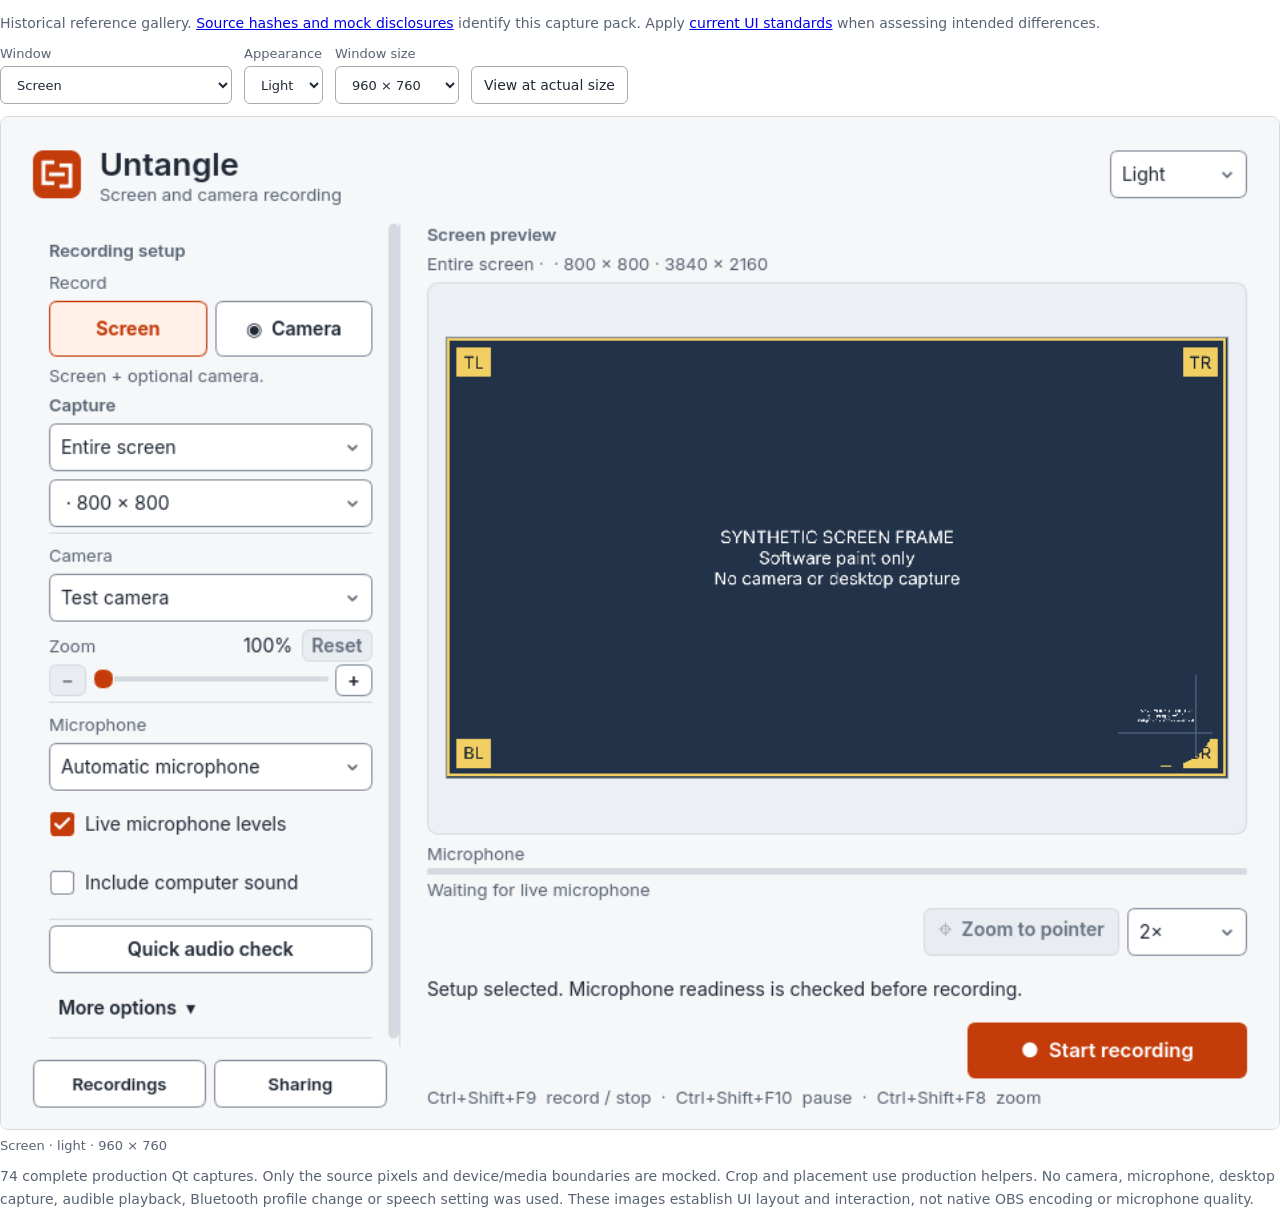
<file: docs/ui-baselines/index.html>
<!doctype html><html lang="en"><meta charset="utf-8"><meta name="viewport" content="width=device-width,initial-scale=1"><title>Untangle actual Qt interface</title><style>
body{margin:0;color:var(--foreground,#202936);font:14px var(--font-sans,system-ui)}.controls{display:flex;flex-wrap:wrap;gap:12px;align-items:end;margin-bottom:12px}label{display:grid;gap:5px;font-size:13px;color:var(--muted-foreground,#586373)}select,button{font:inherit;padding:8px 12px;min-height:38px;border:1px solid var(--border,#aaa);border-radius:6px;background:var(--card,#fff);color:var(--foreground,#202936)}p{line-height:1.6;margin:12px 0;color:var(--muted-foreground,#586373)}figure{margin:0}figure[hidden]{display:none}img{display:block;width:100%;height:auto;border-radius:8px;border:1px solid var(--border,#d5dae1);box-sizing:border-box}figcaption{margin-top:8px;color:var(--muted-foreground,#586373);font-size:13px}button{cursor:pointer}figure.zoom{overflow:auto}figure.zoom img{width:auto;max-width:none}
</style><p>Historical reference gallery. <a href="manifest.json">Source hashes and mock disclosures</a> identify this capture pack. Apply <a href="../ui-standards.md">current UI standards</a> when assessing intended differences.</p><div class="controls"><label>Window<select id="scene"><option value="screen">Screen</option><option value="camera">Camera</option><option value="library-populated">Recordings</option><option value="library-empty">Empty library</option><option value="audio-silence">Audio check</option><option value="advanced">More options</option><option value="expanded">Expanded camera</option><option value="recording">Recording</option><option value="paused">Paused</option><option value="saving">Saving</option><option value="error">Error</option><option value="canvas-landscape">Landscape 16:9</option><option value="canvas-portrait">Reels / Shorts 9:16</option><option value="canvas-square">Square 1:1</option><option value="canvas-portrait45">Portrait 4:5</option><option value="camera-zoom">Camera zoom 300%</option><option value="camera-zoom-plus">Camera + zoom 150%</option><option value="camera-zoom-minus">Camera − zoom 130%</option><option value="camera-reset">Camera reset 100%</option><option value="framing-fit">Portrait Fit</option><option value="framing-fill">Portrait Fill</option><option value="screen-after-portrait">Screen after portrait camera</option></select></label><label>Appearance<select id="theme"><option value="light">Light</option><option value="dark">Dark</option></select></label><label>Window size<select id="size"><option value="960x760">960 × 760</option><option value="1120x840">1120 × 840</option></select></label><button id="zoom" type="button" aria-pressed="false">View at actual size</button></div><figure data-scene="screen" data-theme="light" data-size="1120x840" hidden><img src="./screen-light-1120x840.png" alt="Actual Untangle Qt window: Screen, light, 1120 by 840"><figcaption>Screen · light · 1120 × 840</figcaption></figure><figure data-scene="screen" data-theme="dark" data-size="1120x840" hidden><img src="./screen-dark-1120x840.png" alt="Actual Untangle Qt window: Screen, dark, 1120 by 840"><figcaption>Screen · dark · 1120 × 840</figcaption></figure><figure data-scene="screen" data-theme="light" data-size="960x760" hidden><img src="./screen-light-960x760.png" alt="Actual Untangle Qt window: Screen, light, 960 by 760"><figcaption>Screen · light · 960 × 760</figcaption></figure><figure data-scene="screen" data-theme="dark" data-size="960x760" hidden><img src="./screen-dark-960x760.png" alt="Actual Untangle Qt window: Screen, dark, 960 by 760"><figcaption>Screen · dark · 960 × 760</figcaption></figure><figure data-scene="camera" data-theme="light" data-size="1120x840" hidden><img src="./camera-light-1120x840.png" alt="Actual Untangle Qt window: Camera, light, 1120 by 840"><figcaption>Camera · light · 1120 × 840</figcaption></figure><figure data-scene="camera" data-theme="dark" data-size="1120x840" hidden><img src="./camera-dark-1120x840.png" alt="Actual Untangle Qt window: Camera, dark, 1120 by 840"><figcaption>Camera · dark · 1120 × 840</figcaption></figure><figure data-scene="camera" data-theme="light" data-size="960x760" hidden><img src="./camera-light-960x760.png" alt="Actual Untangle Qt window: Camera, light, 960 by 760"><figcaption>Camera · light · 960 × 760</figcaption></figure><figure data-scene="camera" data-theme="dark" data-size="960x760" hidden><img src="./camera-dark-960x760.png" alt="Actual Untangle Qt window: Camera, dark, 960 by 760"><figcaption>Camera · dark · 960 × 760</figcaption></figure><figure data-scene="library-populated" data-theme="light" data-size="1120x840" hidden><img src="./library-populated-light-1120x840.png" alt="Actual Untangle Qt window: Recordings, light, 1120 by 840"><figcaption>Recordings · light · 1120 × 840</figcaption></figure><figure data-scene="library-populated" data-theme="dark" data-size="1120x840" hidden><img src="./library-populated-dark-1120x840.png" alt="Actual Untangle Qt window: Recordings, dark, 1120 by 840"><figcaption>Recordings · dark · 1120 × 840</figcaption></figure><figure data-scene="library-populated" data-theme="light" data-size="960x760" hidden><img src="./library-populated-light-960x760.png" alt="Actual Untangle Qt window: Recordings, light, 960 by 760"><figcaption>Recordings · light · 960 × 760</figcaption></figure><figure data-scene="library-populated" data-theme="dark" data-size="960x760" hidden><img src="./library-populated-dark-960x760.png" alt="Actual Untangle Qt window: Recordings, dark, 960 by 760"><figcaption>Recordings · dark · 960 × 760</figcaption></figure><figure data-scene="library-empty" data-theme="light" data-size="1120x840" hidden><img src="./library-empty-light-1120x840.png" alt="Actual Untangle Qt window: Empty library, light, 1120 by 840"><figcaption>Empty library · light · 1120 × 840</figcaption></figure><figure data-scene="library-empty" data-theme="dark" data-size="1120x840" hidden><img src="./library-empty-dark-1120x840.png" alt="Actual Untangle Qt window: Empty library, dark, 1120 by 840"><figcaption>Empty library · dark · 1120 × 840</figcaption></figure><figure data-scene="library-empty" data-theme="light" data-size="960x760" hidden><img src="./library-empty-light-960x760.png" alt="Actual Untangle Qt window: Empty library, light, 960 by 760"><figcaption>Empty library · light · 960 × 760</figcaption></figure><figure data-scene="library-empty" data-theme="dark" data-size="960x760" hidden><img src="./library-empty-dark-960x760.png" alt="Actual Untangle Qt window: Empty library, dark, 960 by 760"><figcaption>Empty library · dark · 960 × 760</figcaption></figure><figure data-scene="audio-silence" data-theme="light" data-size="960x760" hidden><img src="./audio-silence-light-960x760.png" alt="Actual Untangle Qt window: Audio check, light, 960 by 760"><figcaption>Audio check · light · 960 × 760</figcaption></figure><figure data-scene="audio-silence" data-theme="dark" data-size="960x760" hidden><img src="./audio-silence-dark-960x760.png" alt="Actual Untangle Qt window: Audio check, dark, 960 by 760"><figcaption>Audio check · dark · 960 × 760</figcaption></figure><figure data-scene="advanced" data-theme="light" data-size="960x760" hidden><img src="./advanced-light-960x760.png" alt="Actual Untangle Qt window: More options, light, 960 by 760"><figcaption>More options · light · 960 × 760</figcaption></figure><figure data-scene="advanced" data-theme="dark" data-size="960x760" hidden><img src="./advanced-dark-960x760.png" alt="Actual Untangle Qt window: More options, dark, 960 by 760"><figcaption>More options · dark · 960 × 760</figcaption></figure><figure data-scene="expanded" data-theme="light" data-size="960x760" hidden><img src="./expanded-light-960x760.png" alt="Actual Untangle Qt window: Expanded camera, light, 960 by 760"><figcaption>Expanded camera · light · 960 × 760</figcaption></figure><figure data-scene="expanded" data-theme="dark" data-size="960x760" hidden><img src="./expanded-dark-960x760.png" alt="Actual Untangle Qt window: Expanded camera, dark, 960 by 760"><figcaption>Expanded camera · dark · 960 × 760</figcaption></figure><figure data-scene="recording" data-theme="light" data-size="960x760" hidden><img src="./recording-light-960x760.png" alt="Actual Untangle Qt window: recording, light, 960 by 760"><figcaption>recording · light · 960 × 760</figcaption></figure><figure data-scene="recording" data-theme="dark" data-size="960x760" hidden><img src="./recording-dark-960x760.png" alt="Actual Untangle Qt window: recording, dark, 960 by 760"><figcaption>recording · dark · 960 × 760</figcaption></figure><figure data-scene="paused" data-theme="light" data-size="960x760" hidden><img src="./paused-light-960x760.png" alt="Actual Untangle Qt window: paused, light, 960 by 760"><figcaption>paused · light · 960 × 760</figcaption></figure><figure data-scene="paused" data-theme="dark" data-size="960x760" hidden><img src="./paused-dark-960x760.png" alt="Actual Untangle Qt window: paused, dark, 960 by 760"><figcaption>paused · dark · 960 × 760</figcaption></figure><figure data-scene="saving" data-theme="light" data-size="960x760" hidden><img src="./saving-light-960x760.png" alt="Actual Untangle Qt window: saving, light, 960 by 760"><figcaption>saving · light · 960 × 760</figcaption></figure><figure data-scene="saving" data-theme="dark" data-size="960x760" hidden><img src="./saving-dark-960x760.png" alt="Actual Untangle Qt window: saving, dark, 960 by 760"><figcaption>saving · dark · 960 × 760</figcaption></figure><figure data-scene="error" data-theme="light" data-size="960x760" hidden><img src="./error-light-960x760.png" alt="Actual Untangle Qt window: error, light, 960 by 760"><figcaption>error · light · 960 × 760</figcaption></figure><figure data-scene="error" data-theme="dark" data-size="960x760" hidden><img src="./error-dark-960x760.png" alt="Actual Untangle Qt window: error, dark, 960 by 760"><figcaption>error · dark · 960 × 760</figcaption></figure><figure data-scene="canvas-landscape" data-theme="light" data-size="960x760" hidden><img src="./canvas-landscape-light-960x760.png" alt="Actual Untangle Qt window: Landscape 16:9, light, 960 by 760"><figcaption>Landscape 16:9 · light · 960 × 760</figcaption></figure><figure data-scene="canvas-landscape" data-theme="dark" data-size="960x760" hidden><img src="./canvas-landscape-dark-960x760.png" alt="Actual Untangle Qt window: Landscape 16:9, dark, 960 by 760"><figcaption>Landscape 16:9 · dark · 960 × 760</figcaption></figure><figure data-scene="canvas-landscape" data-theme="light" data-size="1120x840" hidden><img src="./canvas-landscape-light-1120x840.png" alt="Actual Untangle Qt window: Landscape 16:9, light, 1120 by 840"><figcaption>Landscape 16:9 · light · 1120 × 840</figcaption></figure><figure data-scene="canvas-landscape" data-theme="dark" data-size="1120x840" hidden><img src="./canvas-landscape-dark-1120x840.png" alt="Actual Untangle Qt window: Landscape 16:9, dark, 1120 by 840"><figcaption>Landscape 16:9 · dark · 1120 × 840</figcaption></figure><figure data-scene="canvas-portrait" data-theme="light" data-size="960x760" hidden><img src="./canvas-portrait-light-960x760.png" alt="Actual Untangle Qt window: Reels / Shorts 9:16, light, 960 by 760"><figcaption>Reels / Shorts 9:16 · light · 960 × 760</figcaption></figure><figure data-scene="canvas-portrait" data-theme="dark" data-size="960x760" hidden><img src="./canvas-portrait-dark-960x760.png" alt="Actual Untangle Qt window: Reels / Shorts 9:16, dark, 960 by 760"><figcaption>Reels / Shorts 9:16 · dark · 960 × 760</figcaption></figure><figure data-scene="canvas-portrait" data-theme="light" data-size="1120x840" hidden><img src="./canvas-portrait-light-1120x840.png" alt="Actual Untangle Qt window: Reels / Shorts 9:16, light, 1120 by 840"><figcaption>Reels / Shorts 9:16 · light · 1120 × 840</figcaption></figure><figure data-scene="canvas-portrait" data-theme="dark" data-size="1120x840" hidden><img src="./canvas-portrait-dark-1120x840.png" alt="Actual Untangle Qt window: Reels / Shorts 9:16, dark, 1120 by 840"><figcaption>Reels / Shorts 9:16 · dark · 1120 × 840</figcaption></figure><figure data-scene="canvas-square" data-theme="light" data-size="960x760" hidden><img src="./canvas-square-light-960x760.png" alt="Actual Untangle Qt window: Square 1:1, light, 960 by 760"><figcaption>Square 1:1 · light · 960 × 760</figcaption></figure><figure data-scene="canvas-square" data-theme="dark" data-size="960x760" hidden><img src="./canvas-square-dark-960x760.png" alt="Actual Untangle Qt window: Square 1:1, dark, 960 by 760"><figcaption>Square 1:1 · dark · 960 × 760</figcaption></figure><figure data-scene="canvas-square" data-theme="light" data-size="1120x840" hidden><img src="./canvas-square-light-1120x840.png" alt="Actual Untangle Qt window: Square 1:1, light, 1120 by 840"><figcaption>Square 1:1 · light · 1120 × 840</figcaption></figure><figure data-scene="canvas-square" data-theme="dark" data-size="1120x840" hidden><img src="./canvas-square-dark-1120x840.png" alt="Actual Untangle Qt window: Square 1:1, dark, 1120 by 840"><figcaption>Square 1:1 · dark · 1120 × 840</figcaption></figure><figure data-scene="canvas-portrait45" data-theme="light" data-size="960x760" hidden><img src="./canvas-portrait45-light-960x760.png" alt="Actual Untangle Qt window: Portrait 4:5, light, 960 by 760"><figcaption>Portrait 4:5 · light · 960 × 760</figcaption></figure><figure data-scene="canvas-portrait45" data-theme="dark" data-size="960x760" hidden><img src="./canvas-portrait45-dark-960x760.png" alt="Actual Untangle Qt window: Portrait 4:5, dark, 960 by 760"><figcaption>Portrait 4:5 · dark · 960 × 760</figcaption></figure><figure data-scene="canvas-portrait45" data-theme="light" data-size="1120x840" hidden><img src="./canvas-portrait45-light-1120x840.png" alt="Actual Untangle Qt window: Portrait 4:5, light, 1120 by 840"><figcaption>Portrait 4:5 · light · 1120 × 840</figcaption></figure><figure data-scene="canvas-portrait45" data-theme="dark" data-size="1120x840" hidden><img src="./canvas-portrait45-dark-1120x840.png" alt="Actual Untangle Qt window: Portrait 4:5, dark, 1120 by 840"><figcaption>Portrait 4:5 · dark · 1120 × 840</figcaption></figure><figure data-scene="camera-zoom" data-theme="light" data-size="960x760" hidden><img src="./camera-zoom-light-960x760.png" alt="Actual Untangle Qt window: Camera zoom 300%, light, 960 by 760"><figcaption>Camera zoom 300% · light · 960 × 760</figcaption></figure><figure data-scene="camera-zoom" data-theme="dark" data-size="960x760" hidden><img src="./camera-zoom-dark-960x760.png" alt="Actual Untangle Qt window: Camera zoom 300%, dark, 960 by 760"><figcaption>Camera zoom 300% · dark · 960 × 760</figcaption></figure><figure data-scene="camera-zoom" data-theme="light" data-size="1120x840" hidden><img src="./camera-zoom-light-1120x840.png" alt="Actual Untangle Qt window: Camera zoom 300%, light, 1120 by 840"><figcaption>Camera zoom 300% · light · 1120 × 840</figcaption></figure><figure data-scene="camera-zoom" data-theme="dark" data-size="1120x840" hidden><img src="./camera-zoom-dark-1120x840.png" alt="Actual Untangle Qt window: Camera zoom 300%, dark, 1120 by 840"><figcaption>Camera zoom 300% · dark · 1120 × 840</figcaption></figure><figure data-scene="camera-zoom-plus" data-theme="light" data-size="960x760" hidden><img src="./camera-zoom-plus-light-960x760.png" alt="Actual Untangle Qt window: Camera + zoom 150%, light, 960 by 760"><figcaption>Camera + zoom 150% · light · 960 × 760</figcaption></figure><figure data-scene="camera-zoom-plus" data-theme="dark" data-size="960x760" hidden><img src="./camera-zoom-plus-dark-960x760.png" alt="Actual Untangle Qt window: Camera + zoom 150%, dark, 960 by 760"><figcaption>Camera + zoom 150% · dark · 960 × 760</figcaption></figure><figure data-scene="camera-zoom-plus" data-theme="light" data-size="1120x840" hidden><img src="./camera-zoom-plus-light-1120x840.png" alt="Actual Untangle Qt window: Camera + zoom 150%, light, 1120 by 840"><figcaption>Camera + zoom 150% · light · 1120 × 840</figcaption></figure><figure data-scene="camera-zoom-plus" data-theme="dark" data-size="1120x840" hidden><img src="./camera-zoom-plus-dark-1120x840.png" alt="Actual Untangle Qt window: Camera + zoom 150%, dark, 1120 by 840"><figcaption>Camera + zoom 150% · dark · 1120 × 840</figcaption></figure><figure data-scene="camera-zoom-minus" data-theme="light" data-size="960x760" hidden><img src="./camera-zoom-minus-light-960x760.png" alt="Actual Untangle Qt window: Camera − zoom 130%, light, 960 by 760"><figcaption>Camera − zoom 130% · light · 960 × 760</figcaption></figure><figure data-scene="camera-zoom-minus" data-theme="dark" data-size="960x760" hidden><img src="./camera-zoom-minus-dark-960x760.png" alt="Actual Untangle Qt window: Camera − zoom 130%, dark, 960 by 760"><figcaption>Camera − zoom 130% · dark · 960 × 760</figcaption></figure><figure data-scene="camera-zoom-minus" data-theme="light" data-size="1120x840" hidden><img src="./camera-zoom-minus-light-1120x840.png" alt="Actual Untangle Qt window: Camera − zoom 130%, light, 1120 by 840"><figcaption>Camera − zoom 130% · light · 1120 × 840</figcaption></figure><figure data-scene="camera-zoom-minus" data-theme="dark" data-size="1120x840" hidden><img src="./camera-zoom-minus-dark-1120x840.png" alt="Actual Untangle Qt window: Camera − zoom 130%, dark, 1120 by 840"><figcaption>Camera − zoom 130% · dark · 1120 × 840</figcaption></figure><figure data-scene="camera-reset" data-theme="light" data-size="960x760" hidden><img src="./camera-reset-light-960x760.png" alt="Actual Untangle Qt window: Camera reset 100%, light, 960 by 760"><figcaption>Camera reset 100% · light · 960 × 760</figcaption></figure><figure data-scene="camera-reset" data-theme="dark" data-size="960x760" hidden><img src="./camera-reset-dark-960x760.png" alt="Actual Untangle Qt window: Camera reset 100%, dark, 960 by 760"><figcaption>Camera reset 100% · dark · 960 × 760</figcaption></figure><figure data-scene="camera-reset" data-theme="light" data-size="1120x840" hidden><img src="./camera-reset-light-1120x840.png" alt="Actual Untangle Qt window: Camera reset 100%, light, 1120 by 840"><figcaption>Camera reset 100% · light · 1120 × 840</figcaption></figure><figure data-scene="camera-reset" data-theme="dark" data-size="1120x840" hidden><img src="./camera-reset-dark-1120x840.png" alt="Actual Untangle Qt window: Camera reset 100%, dark, 1120 by 840"><figcaption>Camera reset 100% · dark · 1120 × 840</figcaption></figure><figure data-scene="framing-fit" data-theme="light" data-size="960x760" hidden><img src="./framing-fit-light-960x760.png" alt="Actual Untangle Qt window: Portrait Fit, light, 960 by 760"><figcaption>Portrait Fit · light · 960 × 760</figcaption></figure><figure data-scene="framing-fit" data-theme="dark" data-size="960x760" hidden><img src="./framing-fit-dark-960x760.png" alt="Actual Untangle Qt window: Portrait Fit, dark, 960 by 760"><figcaption>Portrait Fit · dark · 960 × 760</figcaption></figure><figure data-scene="framing-fit" data-theme="light" data-size="1120x840" hidden><img src="./framing-fit-light-1120x840.png" alt="Actual Untangle Qt window: Portrait Fit, light, 1120 by 840"><figcaption>Portrait Fit · light · 1120 × 840</figcaption></figure><figure data-scene="framing-fit" data-theme="dark" data-size="1120x840" hidden><img src="./framing-fit-dark-1120x840.png" alt="Actual Untangle Qt window: Portrait Fit, dark, 1120 by 840"><figcaption>Portrait Fit · dark · 1120 × 840</figcaption></figure><figure data-scene="framing-fill" data-theme="light" data-size="960x760" hidden><img src="./framing-fill-light-960x760.png" alt="Actual Untangle Qt window: Portrait Fill, light, 960 by 760"><figcaption>Portrait Fill · light · 960 × 760</figcaption></figure><figure data-scene="framing-fill" data-theme="dark" data-size="960x760" hidden><img src="./framing-fill-dark-960x760.png" alt="Actual Untangle Qt window: Portrait Fill, dark, 960 by 760"><figcaption>Portrait Fill · dark · 960 × 760</figcaption></figure><figure data-scene="framing-fill" data-theme="light" data-size="1120x840" hidden><img src="./framing-fill-light-1120x840.png" alt="Actual Untangle Qt window: Portrait Fill, light, 1120 by 840"><figcaption>Portrait Fill · light · 1120 × 840</figcaption></figure><figure data-scene="framing-fill" data-theme="dark" data-size="1120x840" hidden><img src="./framing-fill-dark-1120x840.png" alt="Actual Untangle Qt window: Portrait Fill, dark, 1120 by 840"><figcaption>Portrait Fill · dark · 1120 × 840</figcaption></figure><figure data-scene="screen-after-portrait" data-theme="light" data-size="960x760" hidden><img src="./screen-after-portrait-light-960x760.png" alt="Actual Untangle Qt window: Screen after portrait camera, light, 960 by 760"><figcaption>Screen after portrait camera · light · 960 × 760</figcaption></figure><figure data-scene="screen-after-portrait" data-theme="dark" data-size="960x760" hidden><img src="./screen-after-portrait-dark-960x760.png" alt="Actual Untangle Qt window: Screen after portrait camera, dark, 960 by 760"><figcaption>Screen after portrait camera · dark · 960 × 760</figcaption></figure><figure data-scene="screen-after-portrait" data-theme="light" data-size="1120x840" hidden><img src="./screen-after-portrait-light-1120x840.png" alt="Actual Untangle Qt window: Screen after portrait camera, light, 1120 by 840"><figcaption>Screen after portrait camera · light · 1120 × 840</figcaption></figure><figure data-scene="screen-after-portrait" data-theme="dark" data-size="1120x840" hidden><img src="./screen-after-portrait-dark-1120x840.png" alt="Actual Untangle Qt window: Screen after portrait camera, dark, 1120 by 840"><figcaption>Screen after portrait camera · dark · 1120 × 840</figcaption></figure><p>74 complete production Qt captures. Only the source pixels and device/media boundaries are mocked. Crop and placement use production helpers. No camera, microphone, desktop capture, audible playback, Bluetooth profile change or speech setting was used. These images establish UI layout and interaction, not native OBS encoding or microphone quality.</p><script>
const scene=document.getElementById('scene'),theme=document.getElementById('theme'),size=document.getElementById('size'),zoom=document.getElementById('zoom'),figures=[...document.querySelectorAll('figure')];
function update(){for(const option of size.options)option.disabled=!figures.some(f=>f.dataset.scene===scene.value&&f.dataset.size===option.value);if(size.selectedOptions[0].disabled)size.value='960x760';figures.forEach(f=>f.hidden=f.dataset.scene!==scene.value||f.dataset.theme!==theme.value||f.dataset.size!==size.value)}
scene.onchange=theme.onchange=size.onchange=update;zoom.onclick=()=>{const on=zoom.getAttribute('aria-pressed')!=='true';zoom.setAttribute('aria-pressed',String(on));zoom.textContent=on?'Fit to page':'View at actual size';figures.forEach(f=>f.classList.toggle('zoom',on))};update();
</script></html>
</file>
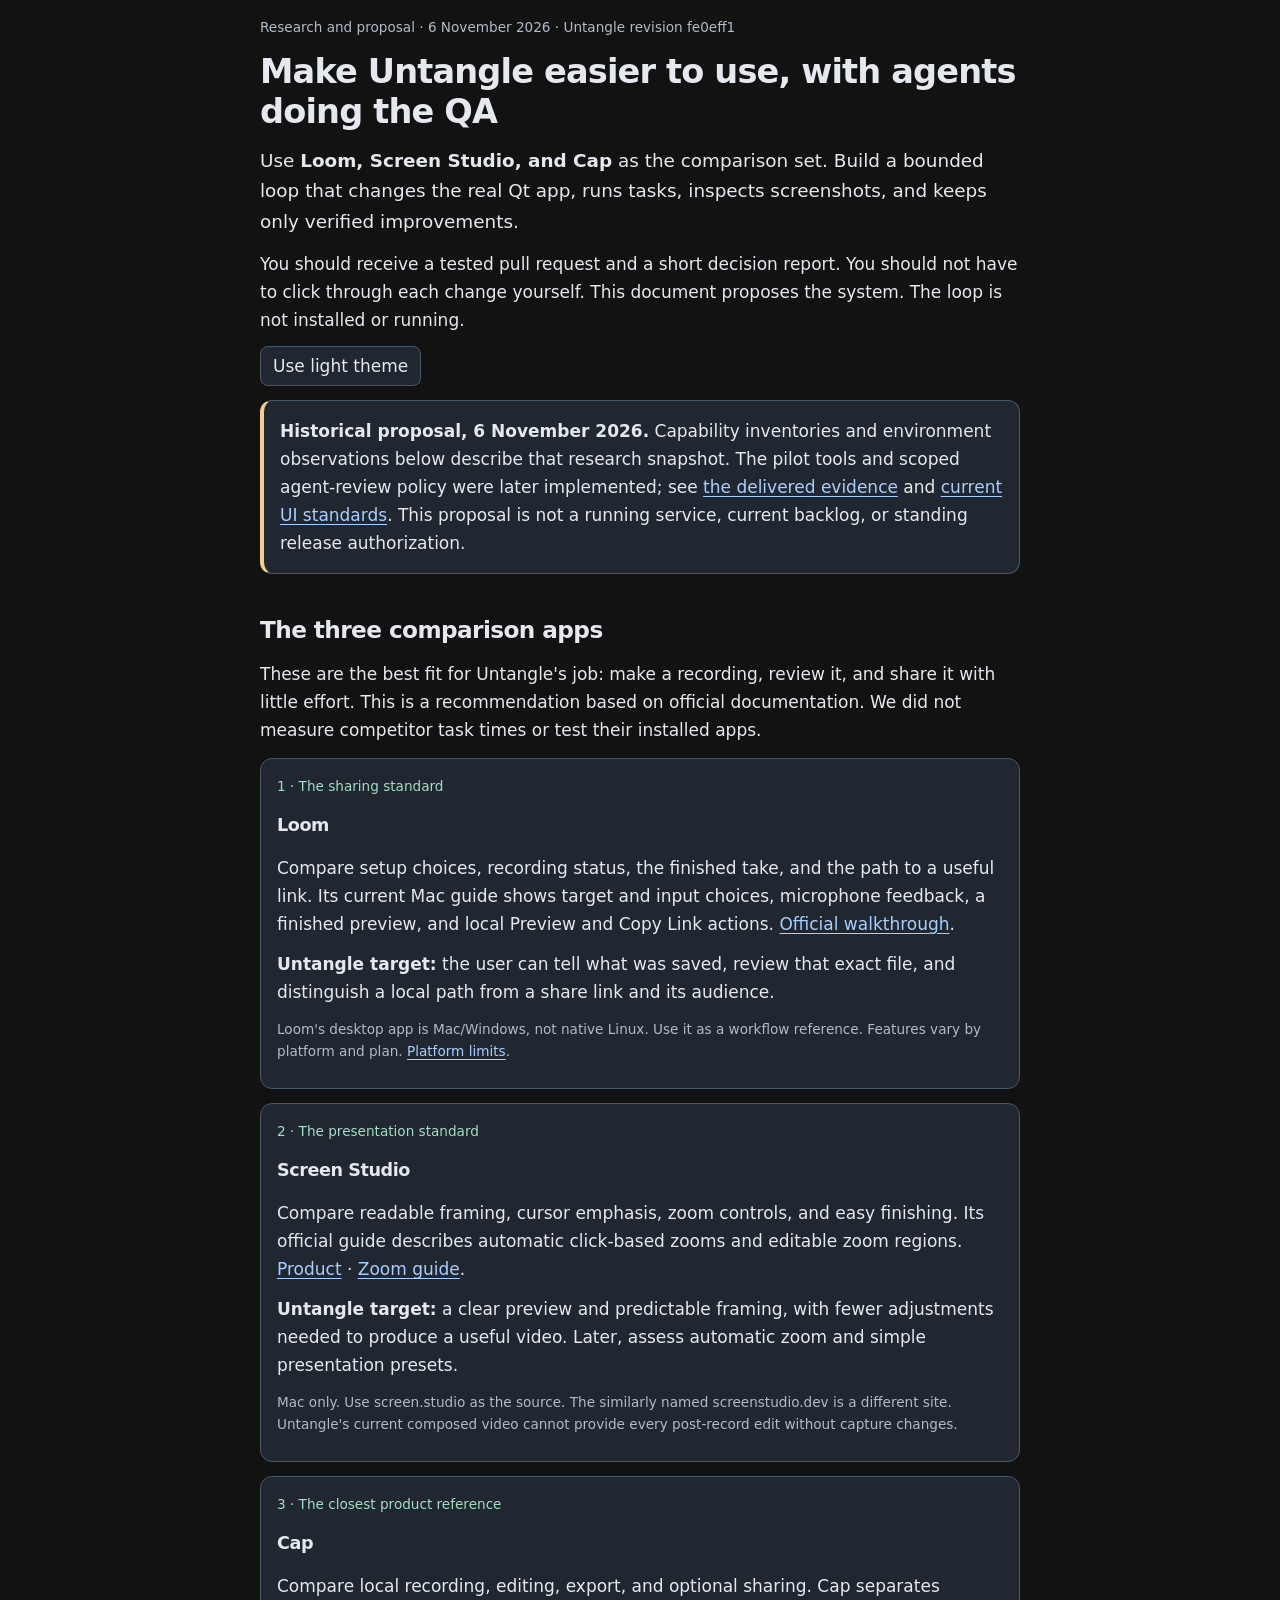
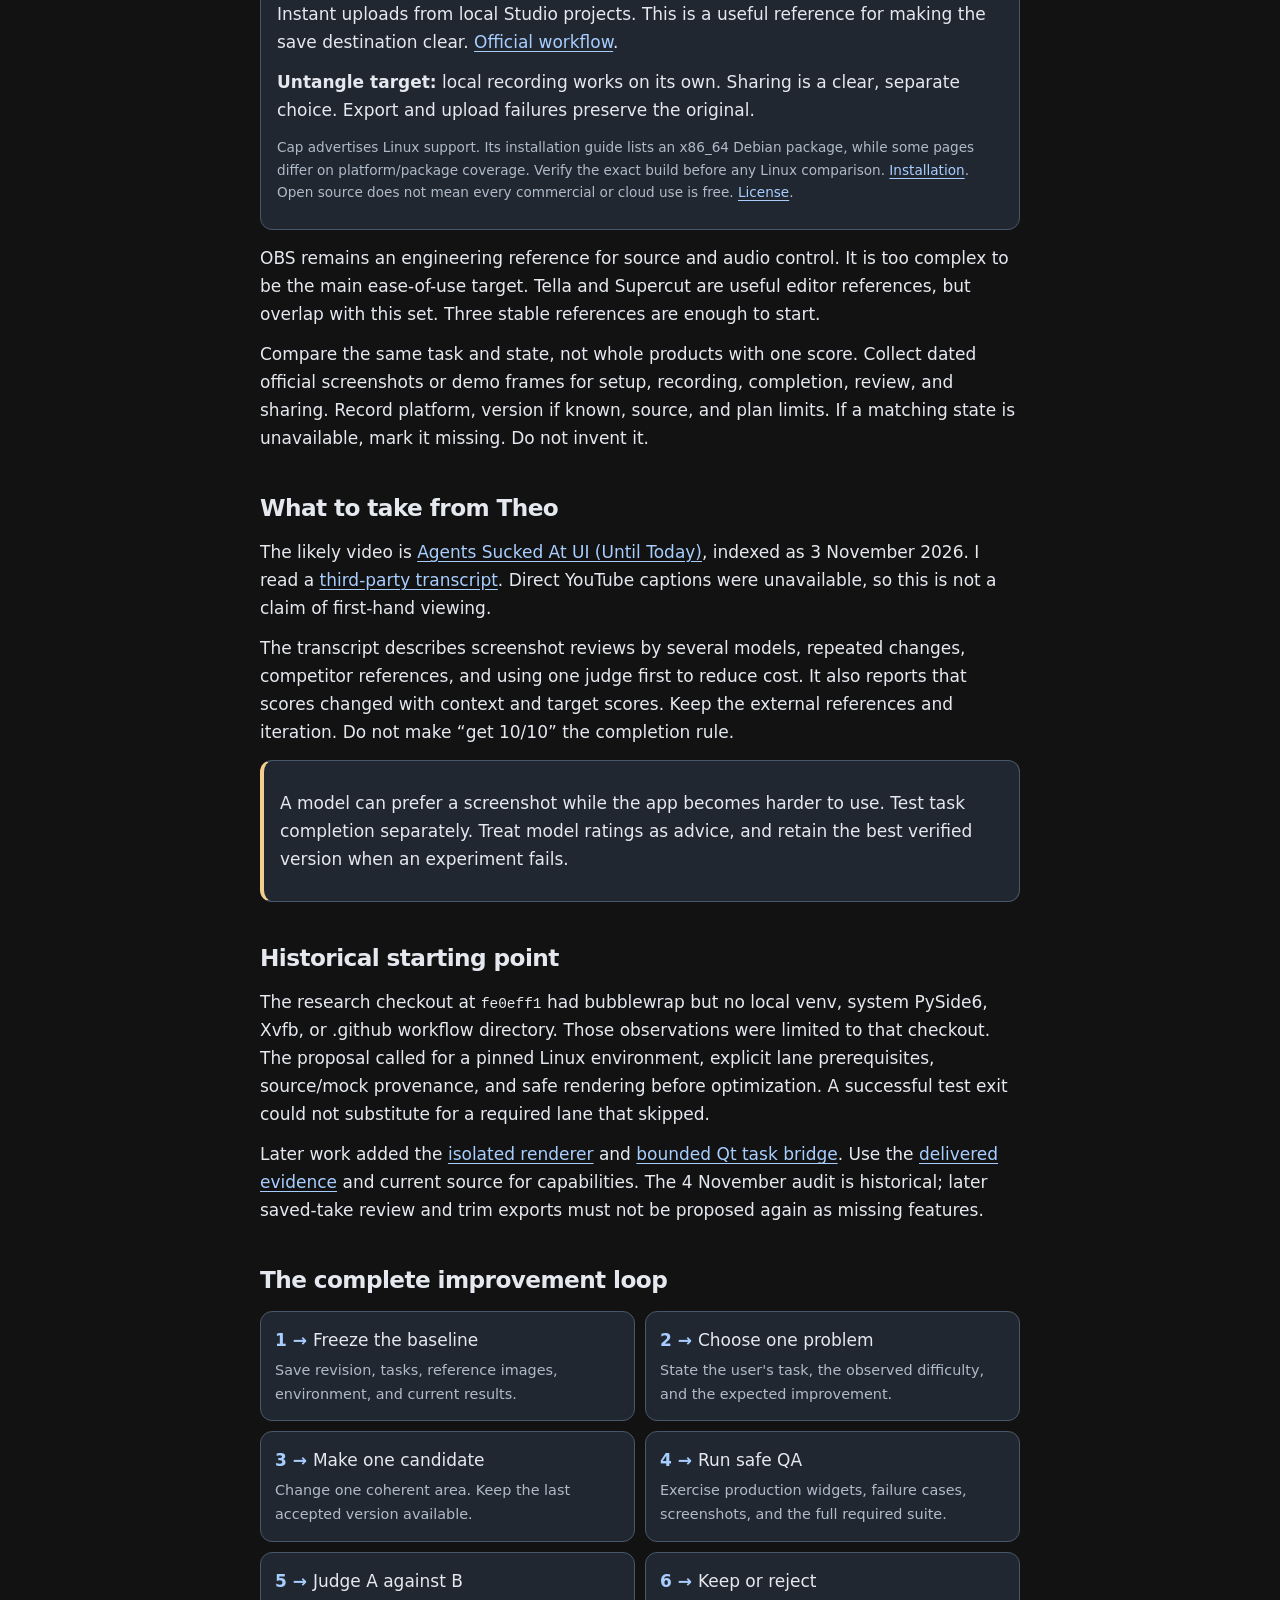
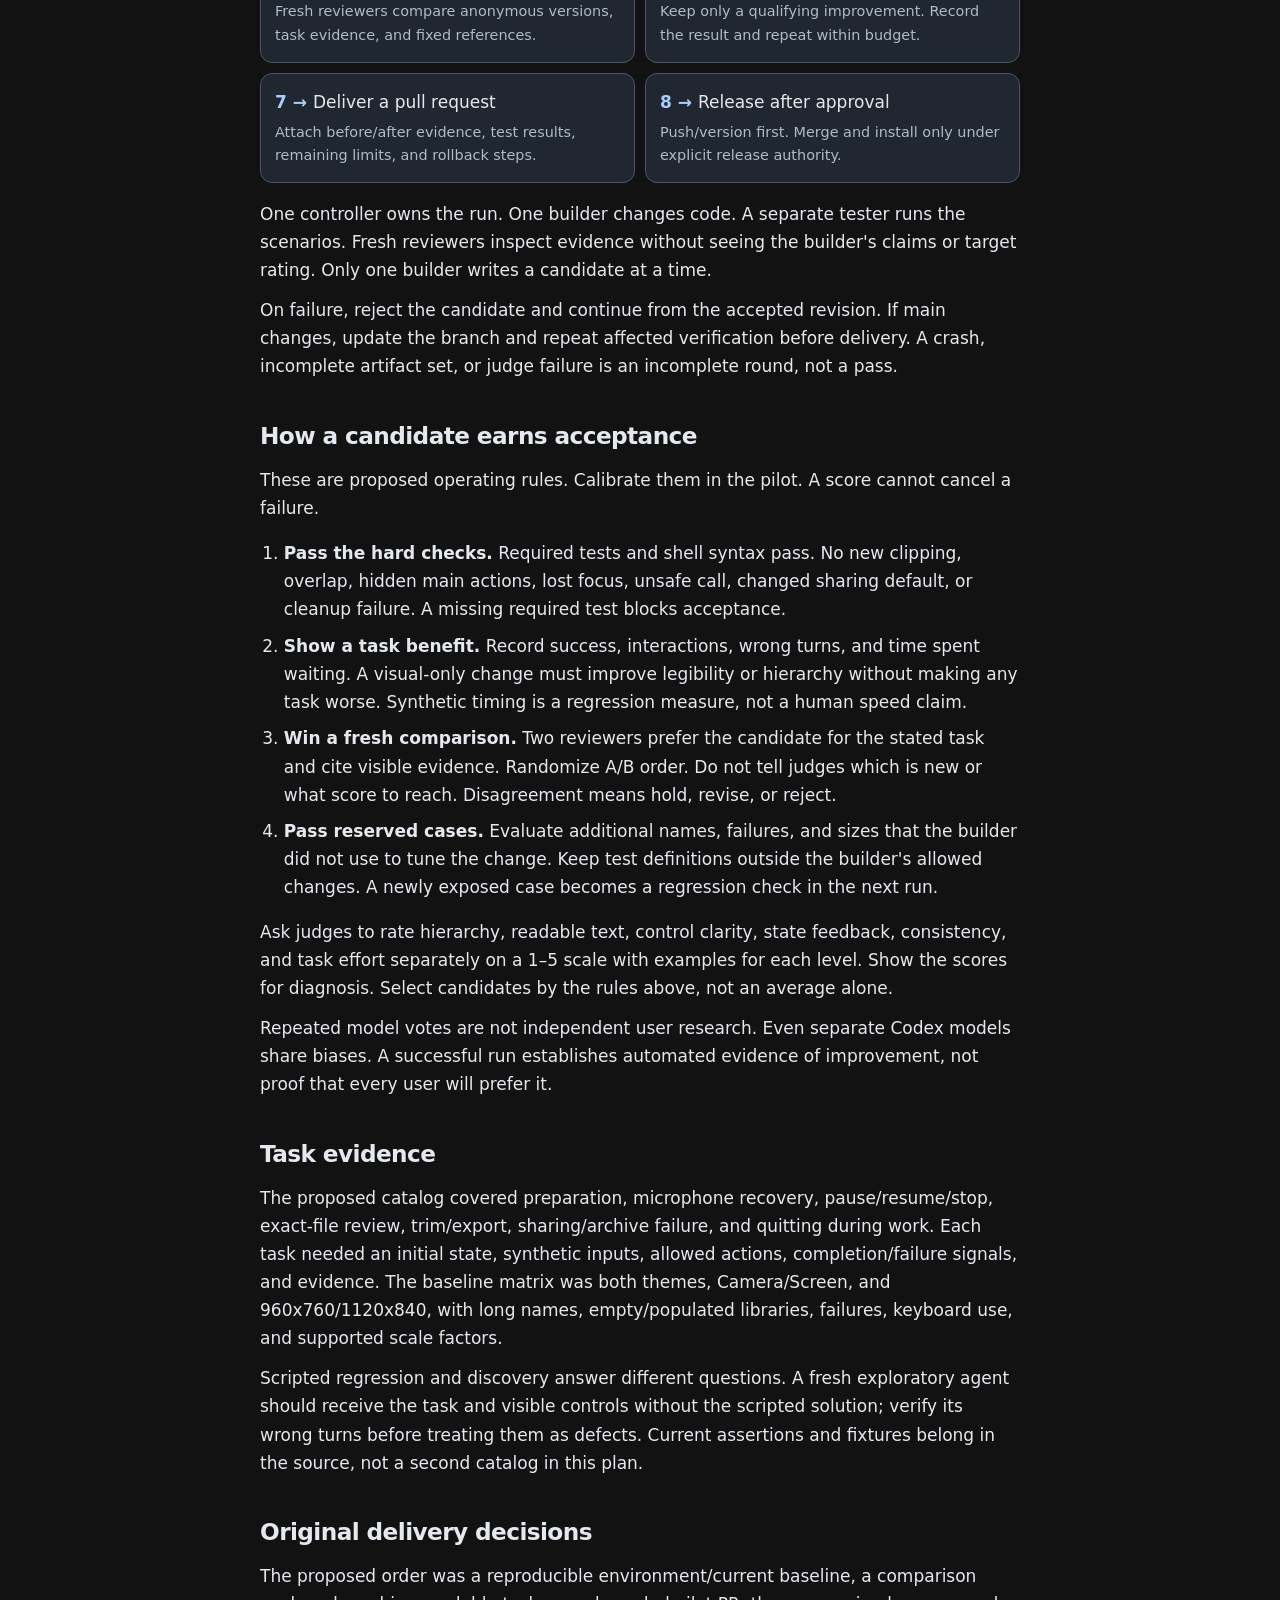
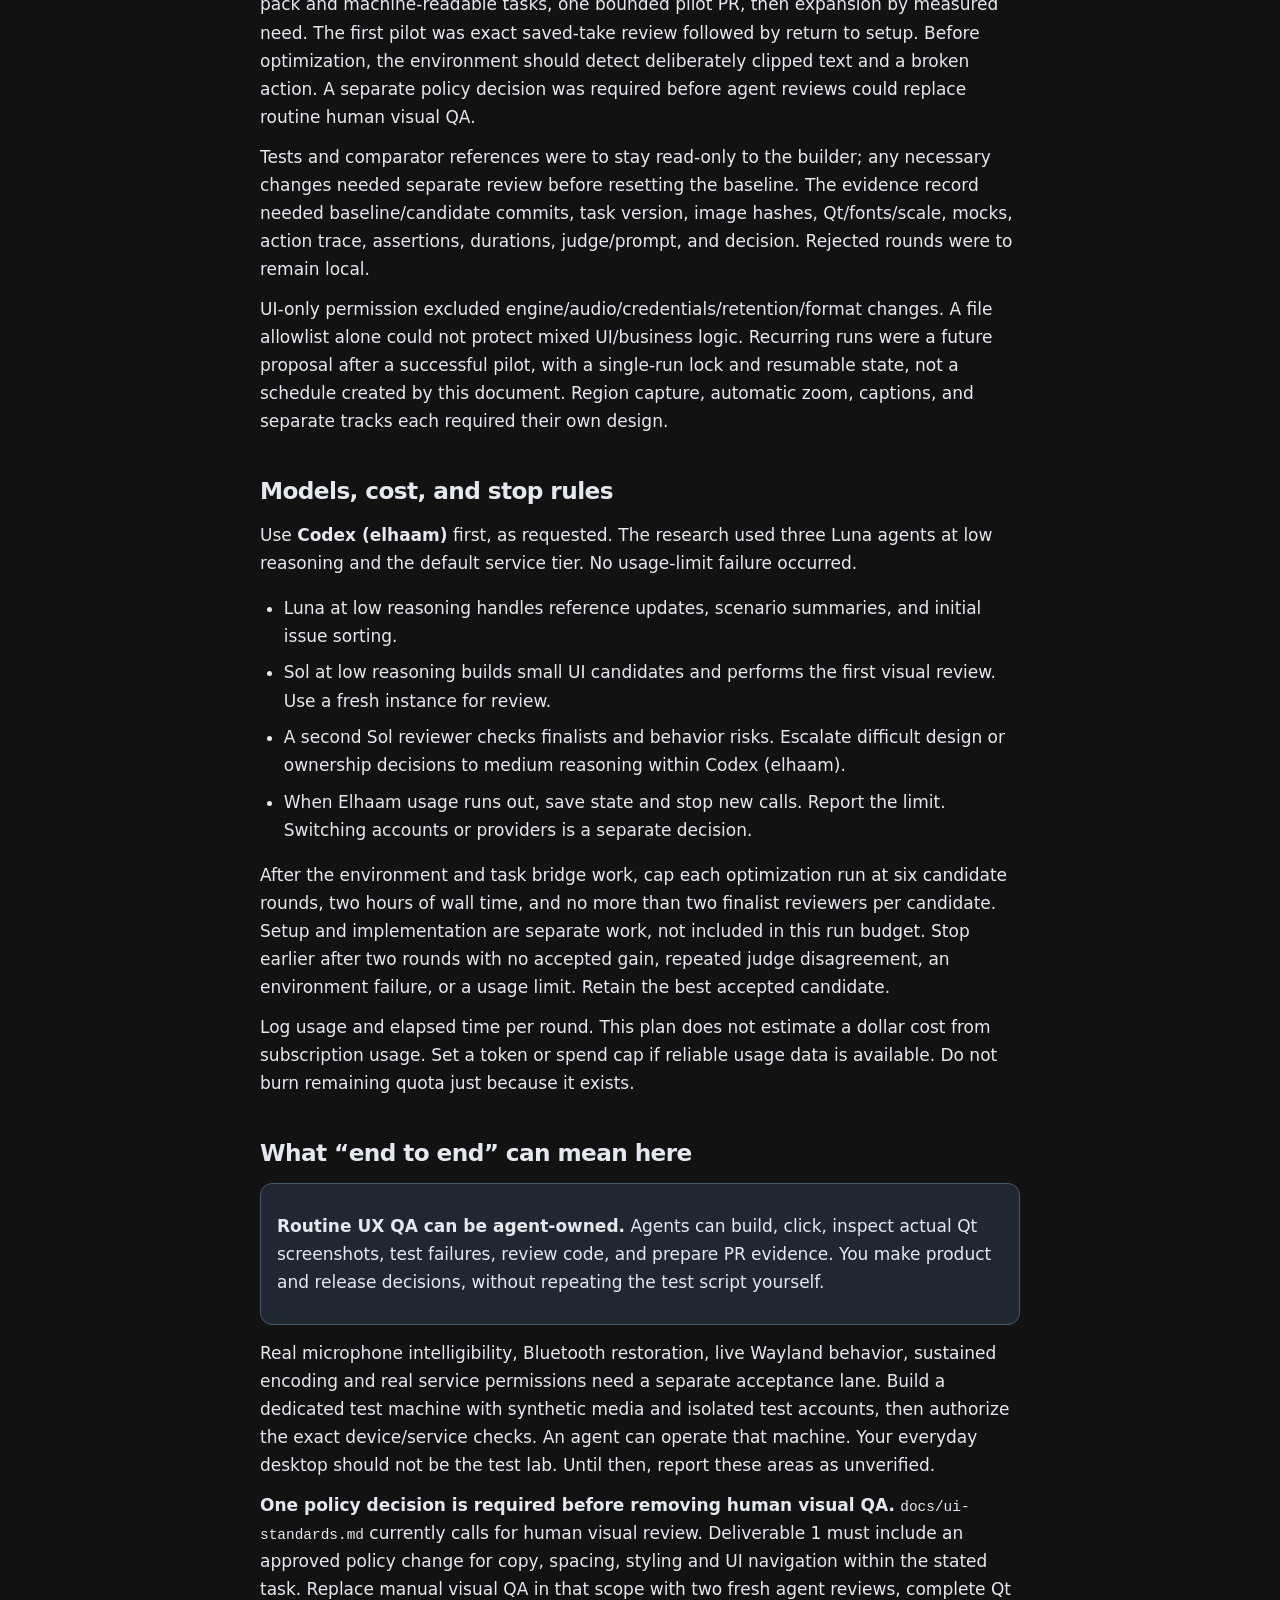
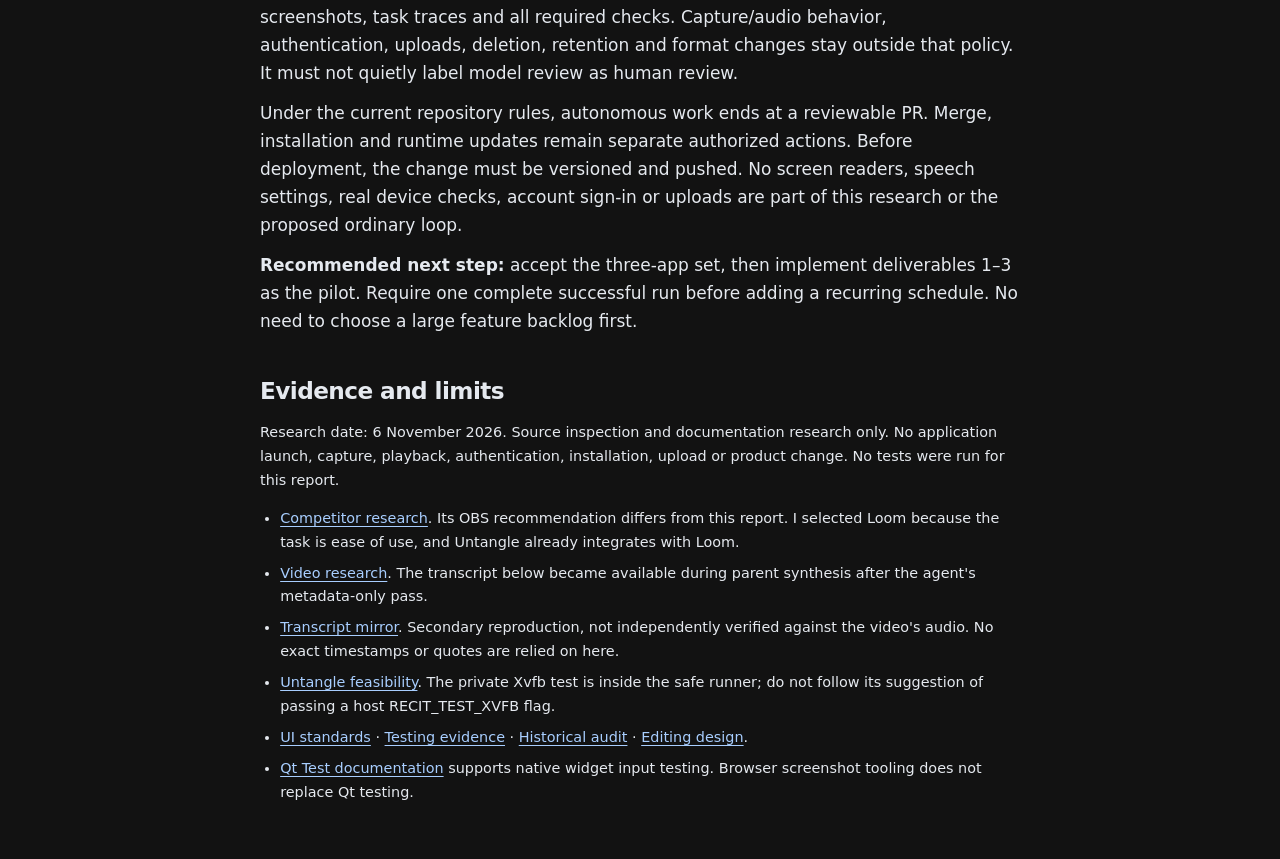
<file: docs/ux-hill-climbing-plan.html>
<!doctype html>
<html lang="en"><head><meta charset="utf-8"><meta name="viewport" content="width=device-width,initial-scale=1"><title>Untangle UX improvement plan</title>
<style>
:root{color-scheme:dark;--background:#15191f;--foreground:#e5e9ef;--muted:#b0bbc9;--card:#202731;--border:#48576a;--primary:#a8ceff;--success:#a3dec2;--warning:#f3ce8d;--radius:12px;--font-sans:system-ui,sans-serif;--font-mono:ui-monospace,monospace}
html[data-theme="light"]{color-scheme:light;--background:#fafbfd;--foreground:#202b3b;--muted:#506078;--card:#eef2f7;--border:#b7c3d1;--primary:#174f91;--success:#17623e;--warning:#805000}
*{box-sizing:border-box}html,body{margin:0}body{color:var(--foreground);font:17px/1.65 var(--font-sans)}main{max-width:760px;margin:auto;padding:16px 0 40px}h1,h2,h3{line-height:1.2;letter-spacing:-.025em}h1{font-size:2.1rem;margin:.4em 0}h2{font-size:1.45rem;margin:1.8em 0 .7em}h3{font-size:1.1rem}p{margin:.7em 0}a{color:var(--primary);text-decoration:underline;text-underline-offset:3px}small,.meta{color:var(--muted);font-size:.85rem}.card{background:var(--card);border:1px solid var(--border);border-radius:var(--radius);padding:16px;margin:14px 0}.lead{font-size:1.15rem}.tag{color:var(--success);font-size:.85rem}.warn{border-left:4px solid var(--warning)}table{width:100%;border-collapse:collapse;font-size:.94rem}th,td{text-align:left;vertical-align:top;padding:12px 8px;border-bottom:1px solid var(--border);overflow-wrap:anywhere}th{color:var(--muted);font-weight:600}code{font:.85em var(--font-mono);overflow-wrap:anywhere}li{margin:.5em 0}ul,ol{padding-left:1.4em}details{border-bottom:1px solid var(--border);padding:12px 0}summary{cursor:pointer;font-weight:600}button{font:inherit;color:var(--foreground);border:1px solid var(--border);background:var(--card);border-radius:8px;padding:5px 12px;cursor:pointer}.flow{display:grid;grid-template-columns:1fr 1fr;gap:10px;list-style:none;padding:0;counter-reset:step}.flow li{background:var(--card);border:1px solid var(--border);border-radius:var(--radius);padding:14px;margin:0;counter-increment:step}.flow li:before{content:counter(step) " → ";color:var(--primary);font-weight:700}.flow span{display:block;color:var(--muted);font-size:.9rem;margin-top:5px}.sources{font-size:.9rem}section{scroll-margin-top:20px}@media(max-width:540px){body{font-size:16px}.flow{grid-template-columns:1fr}th,td{padding:9px 4px;font-size:.86rem}h1{font-size:1.8rem}}@media print{body{color:#111;background:#fff;font-size:11pt}.card,.flow li{background:#fff;border-color:#aaa;break-inside:avoid}button{display:none}a{color:#123b68}details{break-inside:avoid}}
</style></head><body><main><article>
<div class="meta">Research and proposal · 6 November 2026 · Untangle revision fe0eff1</div>
<h1>Make Untangle easier to use, with agents doing the QA</h1>
<p class="lead">Use <strong>Loom, Screen Studio, and Cap</strong> as the comparison set. Build a bounded loop that changes the real Qt app, runs tasks, inspects screenshots, and keeps only verified improvements.</p>
<p>You should receive a tested pull request and a short decision report. You should not have to click through each change yourself. This document proposes the system. The loop is not installed or running.</p>
<button id="theme" type="button">Use light theme</button>

<p class="card warn"><strong>Historical proposal, 6 November 2026.</strong> Capability inventories and environment observations below describe that research snapshot. The pilot tools and scoped agent-review policy were later implemented; see <a href="ux-overhaul/README.md">the delivered evidence</a> and <a href="ui-standards.md">current UI standards</a>. This proposal is not a running service, current backlog, or standing release authorization.</p>

<section><h2>The three comparison apps</h2>
<p>These are the best fit for Untangle's job: make a recording, review it, and share it with little effort. This is a recommendation based on official documentation. We did not measure competitor task times or test their installed apps.</p>
<div class="card"><div class="tag">1 · The sharing standard</div><h3>Loom</h3><p>Compare setup choices, recording status, the finished take, and the path to a useful link. Its current Mac guide shows target and input choices, microphone feedback, a finished preview, and local Preview and Copy Link actions. <a href="https://support.atlassian.com/loom/docs/get-started-with-loom-for-macos/">Official walkthrough</a>.</p><p><strong>Untangle target:</strong> the user can tell what was saved, review that exact file, and distinguish a local path from a share link and its audience.</p><p class="meta">Loom's desktop app is Mac/Windows, not native Linux. Use it as a workflow reference. Features vary by platform and plan. <a href="https://support.atlassian.com/loom/docs/the-loom-recording-platforms/">Platform limits</a>.</p></div>
<div class="card"><div class="tag">2 · The presentation standard</div><h3>Screen Studio</h3><p>Compare readable framing, cursor emphasis, zoom controls, and easy finishing. Its official guide describes automatic click-based zooms and editable zoom regions. <a href="https://screen.studio/">Product</a> · <a href="https://preview.screen.studio/guide/adding-editing-zooms">Zoom guide</a>.</p><p><strong>Untangle target:</strong> a clear preview and predictable framing, with fewer adjustments needed to produce a useful video. Later, assess automatic zoom and simple presentation presets.</p><p class="meta">Mac only. Use screen.studio as the source. The similarly named screenstudio.dev is a different site. Untangle's current composed video cannot provide every post-record edit without capture changes.</p></div>
<div class="card"><div class="tag">3 · The closest product reference</div><h3>Cap</h3><p>Compare local recording, editing, export, and optional sharing. Cap separates Instant uploads from local Studio projects. This is a useful reference for making the save destination clear. <a href="https://cap.so/docs/quickstart">Official workflow</a>.</p><p><strong>Untangle target:</strong> local recording works on its own. Sharing is a clear, separate choice. Export and upload failures preserve the original.</p><p class="meta">Cap advertises Linux support. Its installation guide lists an x86_64 Debian package, while some pages differ on platform/package coverage. Verify the exact build before any Linux comparison. <a href="https://cap.so/docs/installation">Installation</a>. Open source does not mean every commercial or cloud use is free. <a href="https://cap.so/docs/commercial-license">License</a>.</p></div>
<p>OBS remains an engineering reference for source and audio control. It is too complex to be the main ease-of-use target. Tella and Supercut are useful editor references, but overlap with this set. Three stable references are enough to start.</p>
<p>Compare the same task and state, not whole products with one score. Collect dated official screenshots or demo frames for setup, recording, completion, review, and sharing. Record platform, version if known, source, and plan limits. If a matching state is unavailable, mark it missing. Do not invent it.</p>
</section>

<section><h2>What to take from Theo</h2>
<p>The likely video is <a href="https://www.youtube.com/watch?v=xq0eB8vxeqk">Agents Sucked At UI (Until Today)</a>, indexed as 3 November 2026. I read a <a href="https://www.usetranscribe.io/yt/xq0eB8vxeqk/agents-ui-improvement">third-party transcript</a>. Direct YouTube captions were unavailable, so this is not a claim of first-hand viewing.</p>
<p>The transcript describes screenshot reviews by several models, repeated changes, competitor references, and using one judge first to reduce cost. It also reports that scores changed with context and target scores. Keep the external references and iteration. Do not make “get 10/10” the completion rule.</p>
<div class="card warn"><p>A model can prefer a screenshot while the app becomes harder to use. Test task completion separately. Treat model ratings as advice, and retain the best verified version when an experiment fails.</p></div>
</section>

<section><h2>Historical starting point</h2><p>The research checkout at <code>fe0eff1</code> had bubblewrap but no local venv, system PySide6, Xvfb, or .github workflow directory. Those observations were limited to that checkout. The proposal called for a pinned Linux environment, explicit lane prerequisites, source/mock provenance, and safe rendering before optimization. A successful test exit could not substitute for a required lane that skipped.</p><p>Later work added the <a href="../scripts/render-safe.sh">isolated renderer</a> and <a href="../scripts/ux_session.py">bounded Qt task bridge</a>. Use the <a href="ux-overhaul/README.md">delivered evidence</a> and current source for capabilities. The 4 November audit is historical; later saved-take review and trim exports must not be proposed again as missing features.</p></section>

<section><h2>The complete improvement loop</h2>
<ol class="flow" aria-label="Improvement loop">
<li>Freeze the baseline<span>Save revision, tasks, reference images, environment, and current results.</span></li>
<li>Choose one problem<span>State the user's task, the observed difficulty, and the expected improvement.</span></li>
<li>Make one candidate<span>Change one coherent area. Keep the last accepted version available.</span></li>
<li>Run safe QA<span>Exercise production widgets, failure cases, screenshots, and the full required suite.</span></li>
<li>Judge A against B<span>Fresh reviewers compare anonymous versions, task evidence, and fixed references.</span></li>
<li>Keep or reject<span>Keep only a qualifying improvement. Record the result and repeat within budget.</span></li>
<li>Deliver a pull request<span>Attach before/after evidence, test results, remaining limits, and rollback steps.</span></li>
<li>Release after approval<span>Push/version first. Merge and install only under explicit release authority.</span></li>
</ol>
<p>One controller owns the run. One builder changes code. A separate tester runs the scenarios. Fresh reviewers inspect evidence without seeing the builder's claims or target rating. Only one builder writes a candidate at a time.</p>
<p>On failure, reject the candidate and continue from the accepted revision. If main changes, update the branch and repeat affected verification before delivery. A crash, incomplete artifact set, or judge failure is an incomplete round, not a pass.</p>
</section>

<section><h2>How a candidate earns acceptance</h2>
<p>These are proposed operating rules. Calibrate them in the pilot. A score cannot cancel a failure.</p>
<ol>
<li><strong>Pass the hard checks.</strong> Required tests and shell syntax pass. No new clipping, overlap, hidden main actions, lost focus, unsafe call, changed sharing default, or cleanup failure. A missing required test blocks acceptance.</li>
<li><strong>Show a task benefit.</strong> Record success, interactions, wrong turns, and time spent waiting. A visual-only change must improve legibility or hierarchy without making any task worse. Synthetic timing is a regression measure, not a human speed claim.</li>
<li><strong>Win a fresh comparison.</strong> Two reviewers prefer the candidate for the stated task and cite visible evidence. Randomize A/B order. Do not tell judges which is new or what score to reach. Disagreement means hold, revise, or reject.</li>
<li><strong>Pass reserved cases.</strong> Evaluate additional names, failures, and sizes that the builder did not use to tune the change. Keep test definitions outside the builder's allowed changes. A newly exposed case becomes a regression check in the next run.</li>
</ol>
<p>Ask judges to rate hierarchy, readable text, control clarity, state feedback, consistency, and task effort separately on a 1–5 scale with examples for each level. Show the scores for diagnosis. Select candidates by the rules above, not an average alone.</p>
<p>Repeated model votes are not independent user research. Even separate Codex models share biases. A successful run establishes automated evidence of improvement, not proof that every user will prefer it.</p>
</section>

<section><h2>Task evidence</h2><p>The proposed catalog covered preparation, microphone recovery, pause/resume/stop, exact-file review, trim/export, sharing/archive failure, and quitting during work. Each task needed an initial state, synthetic inputs, allowed actions, completion/failure signals, and evidence. The baseline matrix was both themes, Camera/Screen, and 960x760/1120x840, with long names, empty/populated libraries, failures, keyboard use, and supported scale factors.</p><p>Scripted regression and discovery answer different questions. A fresh exploratory agent should receive the task and visible controls without the scripted solution; verify its wrong turns before treating them as defects. Current assertions and fixtures belong in the source, not a second catalog in this plan.</p></section>

<section><h2>Original delivery decisions</h2><p>The proposed order was a reproducible environment/current baseline, a comparison pack and machine-readable tasks, one bounded pilot PR, then expansion by measured need. The first pilot was exact saved-take review followed by return to setup. Before optimization, the environment should detect deliberately clipped text and a broken action. A separate policy decision was required before agent reviews could replace routine human visual QA.</p><p>Tests and comparator references were to stay read-only to the builder; any necessary changes needed separate review before resetting the baseline. The evidence record needed baseline/candidate commits, task version, image hashes, Qt/fonts/scale, mocks, action trace, assertions, durations, judge/prompt, and decision. Rejected rounds were to remain local.</p><p>UI-only permission excluded engine/audio/credentials/retention/format changes. A file allowlist alone could not protect mixed UI/business logic. Recurring runs were a future proposal after a successful pilot, with a single-run lock and resumable state, not a schedule created by this document. Region capture, automatic zoom, captions, and separate tracks each required their own design.</p></section>

<section><h2>Models, cost, and stop rules</h2>
<p>Use <strong>Codex (elhaam)</strong> first, as requested. The research used three Luna agents at low reasoning and the default service tier. No usage-limit failure occurred.</p>
<ul>
<li>Luna at low reasoning handles reference updates, scenario summaries, and initial issue sorting.</li>
<li>Sol at low reasoning builds small UI candidates and performs the first visual review. Use a fresh instance for review.</li>
<li>A second Sol reviewer checks finalists and behavior risks. Escalate difficult design or ownership decisions to medium reasoning within Codex (elhaam).</li>
<li>When Elhaam usage runs out, save state and stop new calls. Report the limit. Switching accounts or providers is a separate decision.</li>
</ul>
<p>After the environment and task bridge work, cap each optimization run at six candidate rounds, two hours of wall time, and no more than two finalist reviewers per candidate. Setup and implementation are separate work, not included in this run budget. Stop earlier after two rounds with no accepted gain, repeated judge disagreement, an environment failure, or a usage limit. Retain the best accepted candidate.</p>
<p>Log usage and elapsed time per round. This plan does not estimate a dollar cost from subscription usage. Set a token or spend cap if reliable usage data is available. Do not burn remaining quota just because it exists.</p>
</section>

<section><h2>What “end to end” can mean here</h2>
<div class="card"><p><strong>Routine UX QA can be agent-owned.</strong> Agents can build, click, inspect actual Qt screenshots, test failures, review code, and prepare PR evidence. You make product and release decisions, without repeating the test script yourself.</p></div>
<p>Real microphone intelligibility, Bluetooth restoration, live Wayland behavior, sustained encoding and real service permissions need a separate acceptance lane. Build a dedicated test machine with synthetic media and isolated test accounts, then authorize the exact device/service checks. An agent can operate that machine. Your everyday desktop should not be the test lab. Until then, report these areas as unverified.</p>
<p><strong>One policy decision is required before removing human visual QA.</strong> <code>docs/ui-standards.md</code> currently calls for human visual review. Deliverable 1 must include an approved policy change for copy, spacing, styling and UI navigation within the stated task. Replace manual visual QA in that scope with two fresh agent reviews, complete Qt screenshots, task traces and all required checks. Capture/audio behavior, authentication, uploads, deletion, retention and format changes stay outside that policy. It must not quietly label model review as human review.</p>
<p>Under the current repository rules, autonomous work ends at a reviewable PR. Merge, installation and runtime updates remain separate authorized actions. Before deployment, the change must be versioned and pushed. No screen readers, speech settings, real device checks, account sign-in or uploads are part of this research or the proposed ordinary loop.</p>
<p><strong>Recommended next step:</strong> accept the three-app set, then implement deliverables 1–3 as the pilot. Require one complete successful run before adding a recurring schedule. No need to choose a large feature backlog first.</p>
</section>

<section class="sources"><h2>Evidence and limits</h2>
<p>Research date: 6 November 2026. Source inspection and documentation research only. No application launch, capture, playback, authentication, installation, upload or product change. No tests were run for this report.</p>
<ul>
<li><a href="research/ux-comparison-apps.md">Competitor research</a>. Its OBS recommendation differs from this report. I selected Loom because the task is ease of use, and Untangle already integrates with Loom.</li>
<li><a href="research/theo-ui-hill-climbing.md">Video research</a>. The transcript below became available during parent synthesis after the agent's metadata-only pass.</li>
<li><a href="https://www.usetranscribe.io/yt/xq0eB8vxeqk/agents-ui-improvement">Transcript mirror</a>. Secondary reproduction, not independently verified against the video's audio. No exact timestamps or quotes are relied on here.</li>
<li><a href="research/untangle-ux-loop-feasibility.md">Untangle feasibility</a>. The private Xvfb test is inside the safe runner; do not follow its suggestion of passing a host RECIT_TEST_XVFB flag.</li>
<li><a href="ui-standards.md">UI standards</a> · <a href="testing.md">Testing evidence</a> · <a href="ux-audit-2026-11-04.md">Historical audit</a> · <a href="editing-projects.md">Editing design</a>.</li>
<li><a href="https://doc.qt.io/qt-6/qtest-overview.html">Qt Test documentation</a> supports native widget input testing. Browser screenshot tooling does not replace Qt testing.</li>
</ul>
</section>
</article></main><script>document.getElementById('theme').onclick=function(){const light=document.documentElement.dataset.theme!=='light';document.documentElement.dataset.theme=light?'light':'dark';this.textContent=light?'Use dark theme':'Use light theme'}</script></body></html>
</file>
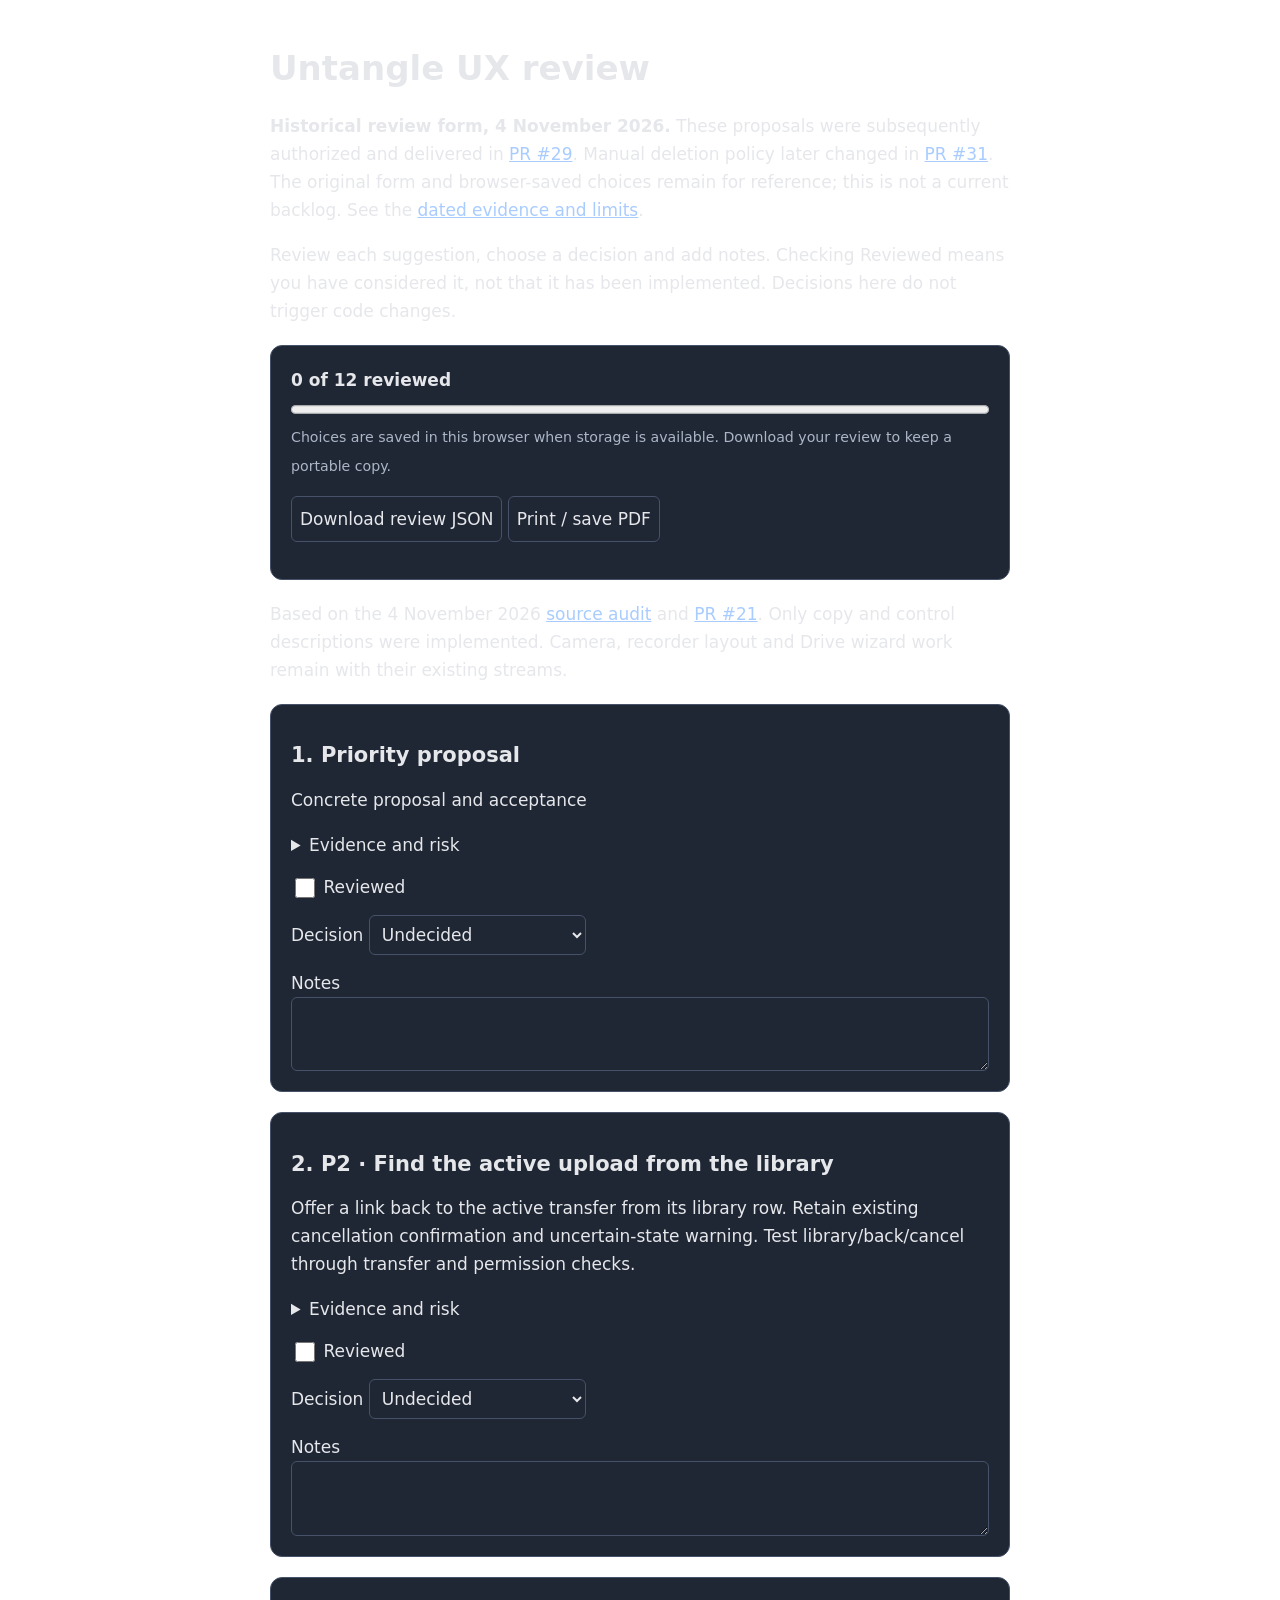
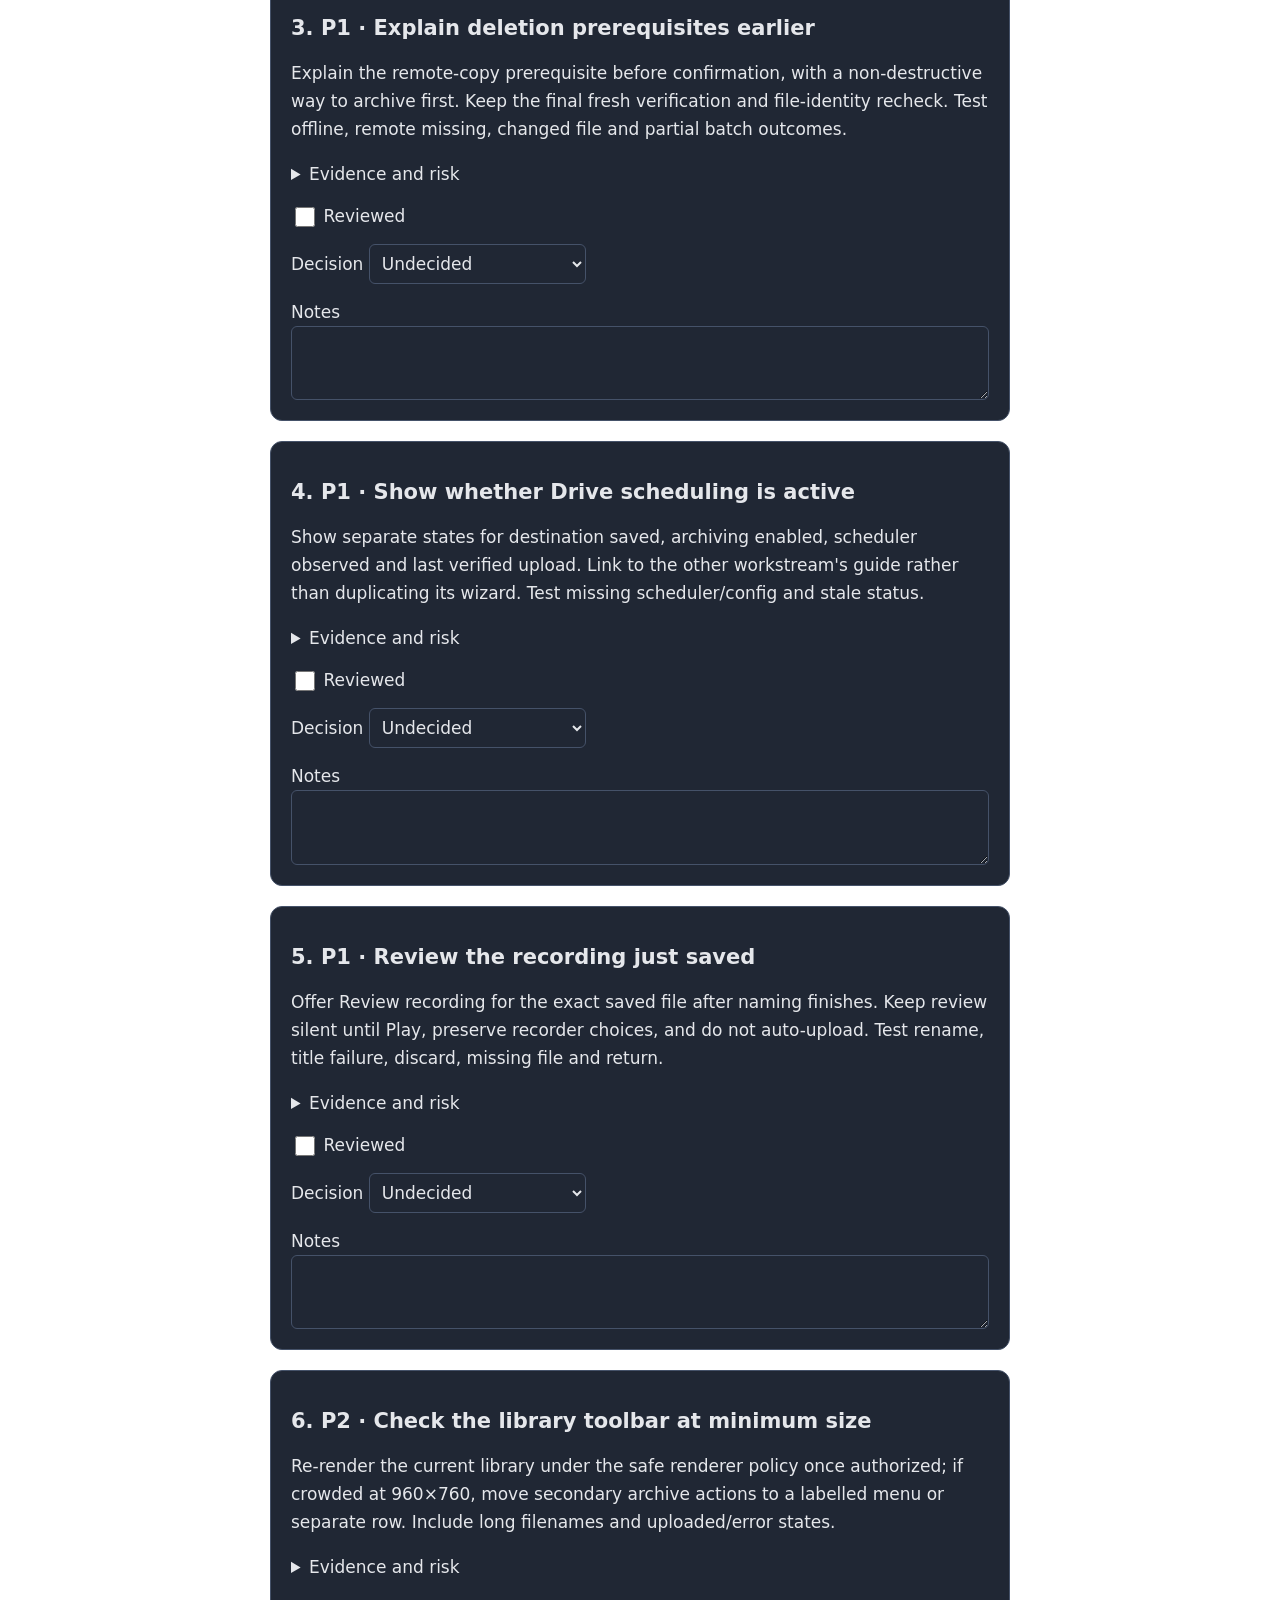
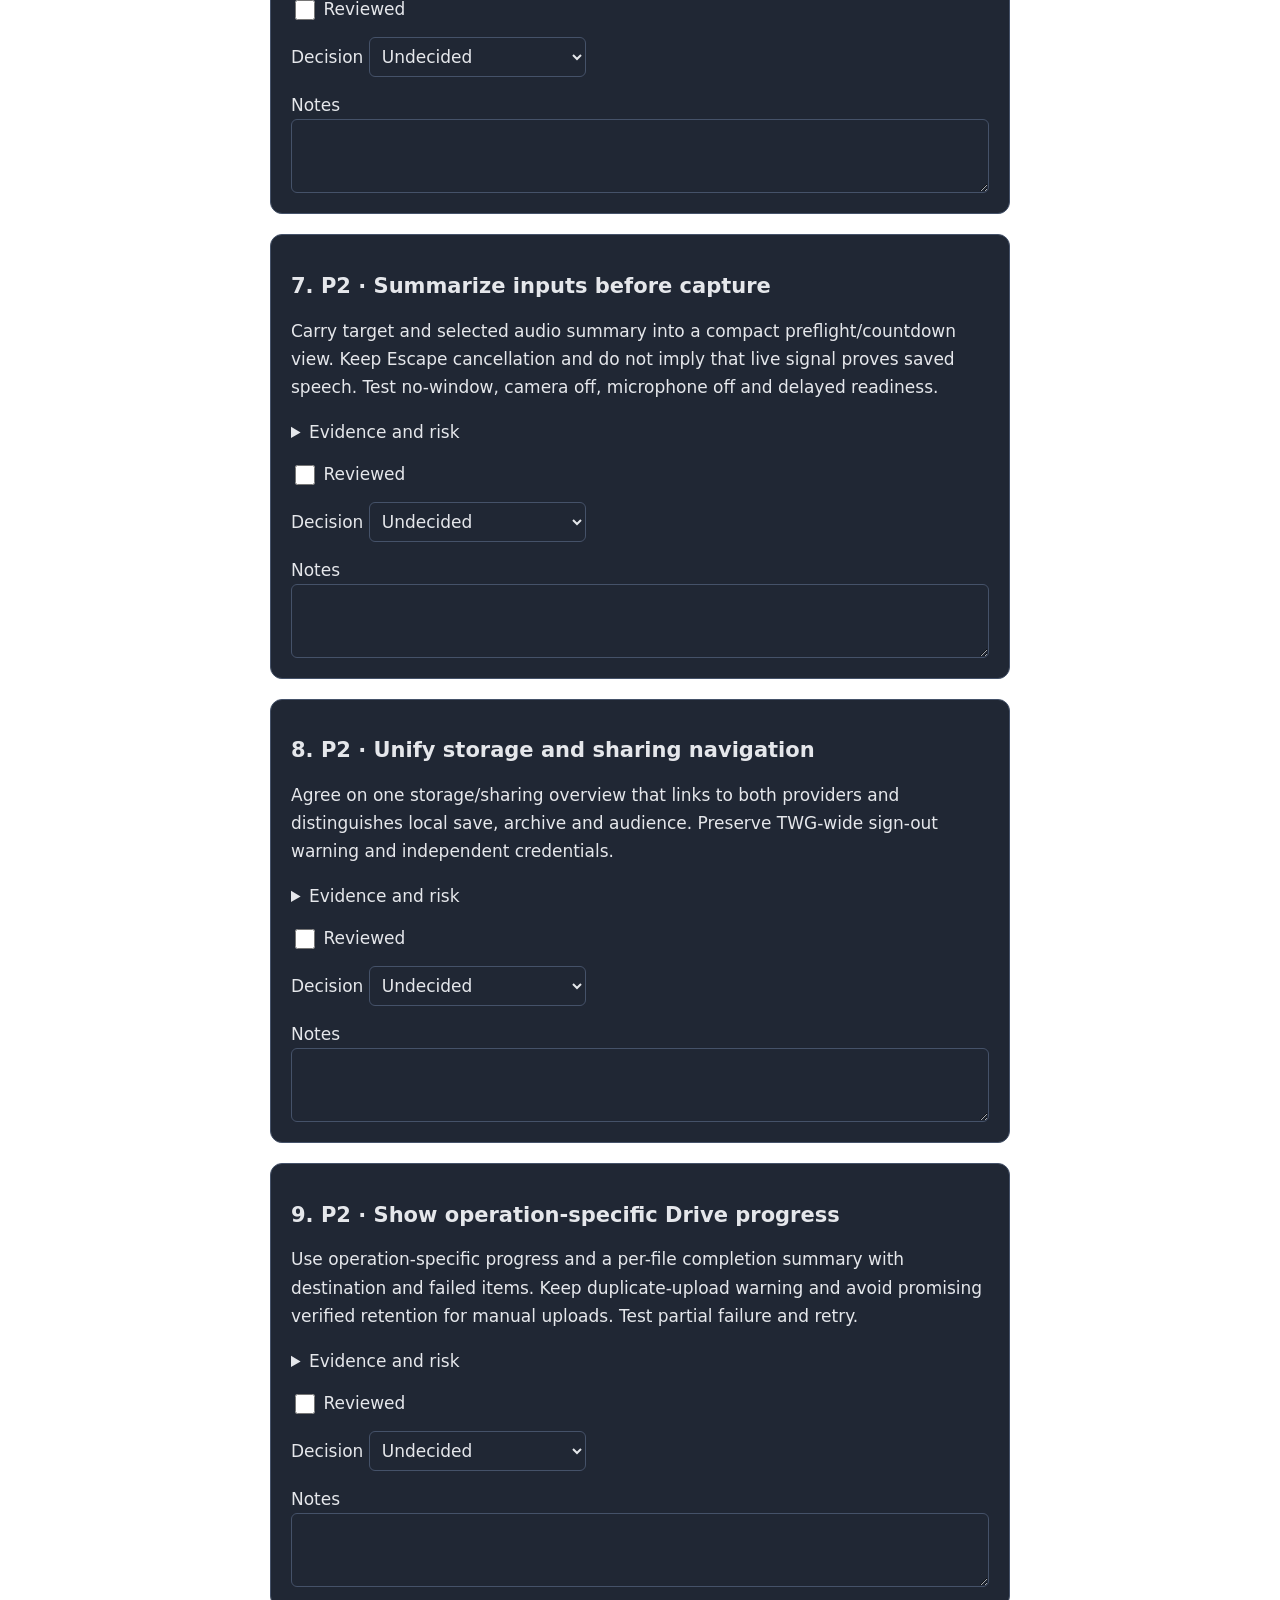
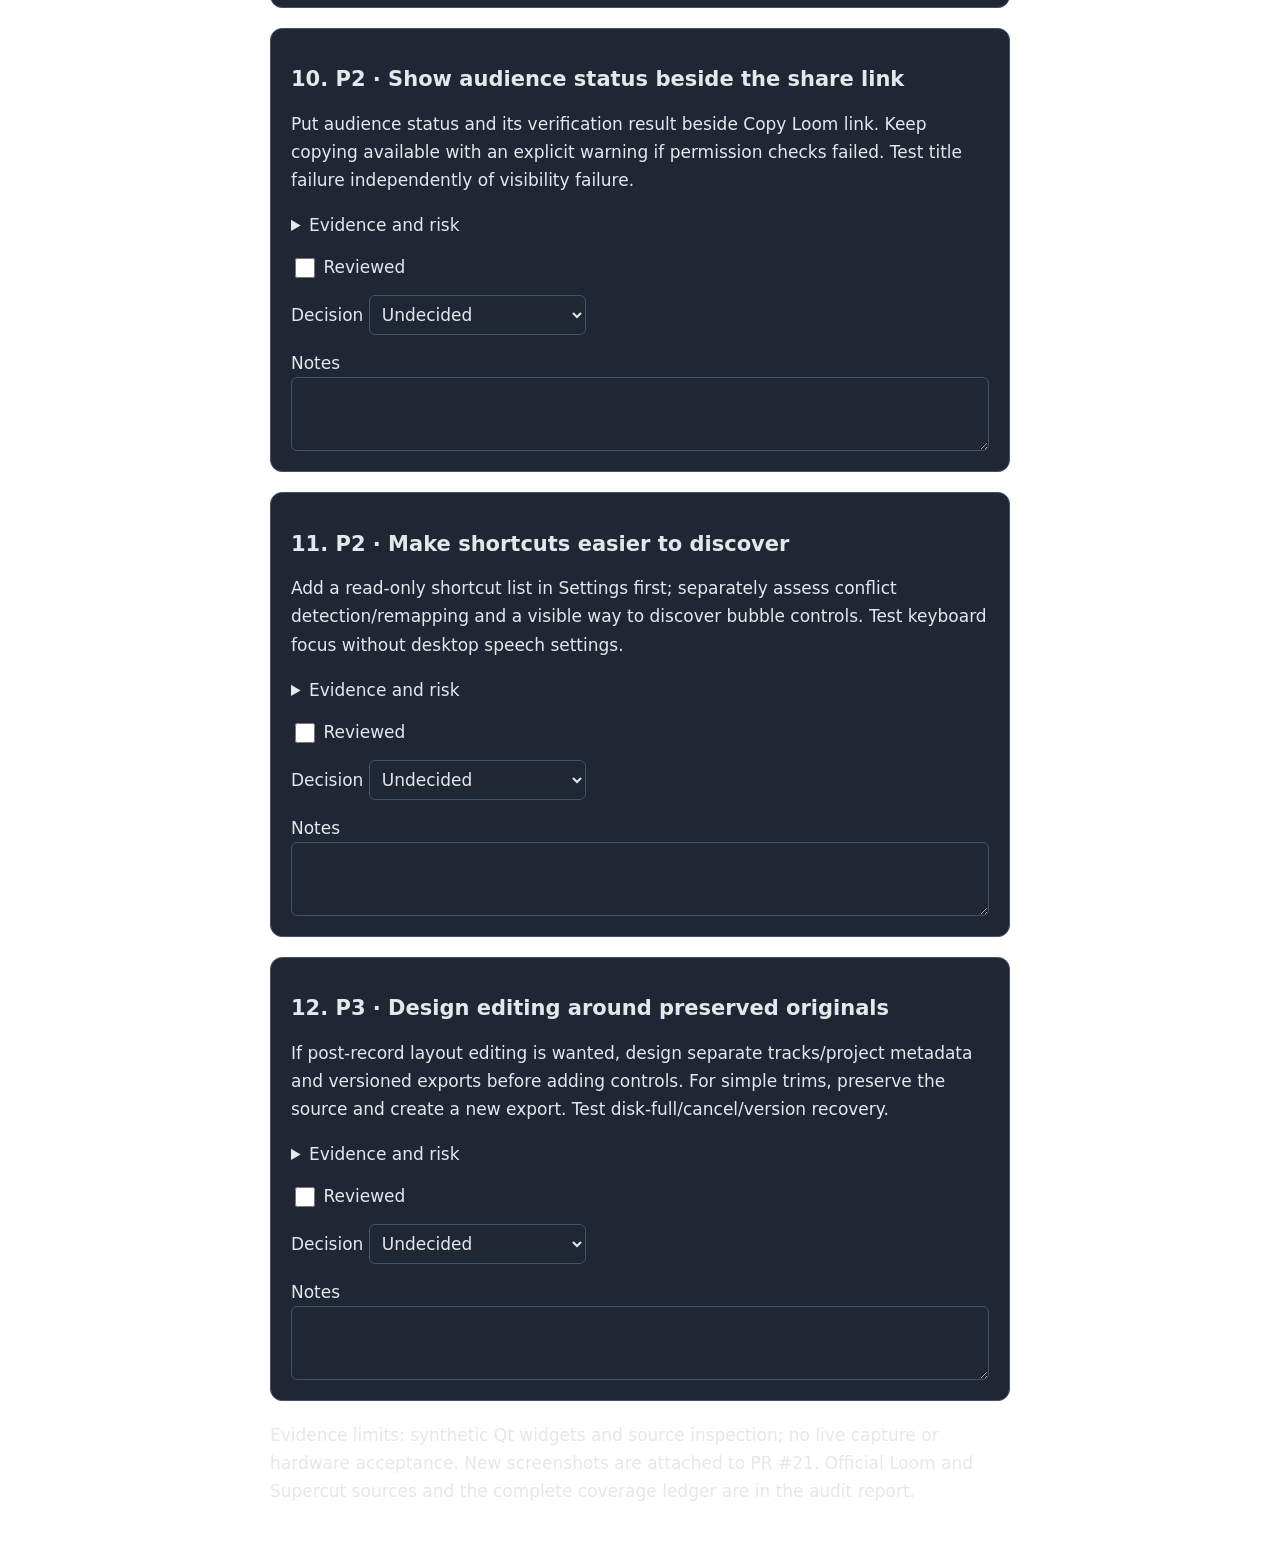
<file: docs/ux-review.html>
<!doctype html><html lang="en"><meta charset="utf-8"><meta name="viewport" content="width=device-width,initial-scale=1"><title>Untangle UX review checklist</title><style>:root{color-scheme:dark light;--foreground:#e5e7eb;--muted:#abb6c7;--card:#202734;--border:#455269;--primary:#a9ccff;--radius:12px;font-family:system-ui,sans-serif;color:var(--foreground)}body{margin:0}main{max-width:740px;margin:auto;padding:24px 0;font-size:17px;line-height:1.65}h1,h2{line-height:1.25}h2{font-size:21px}article,.intro{background:var(--card);border:1px solid var(--border);padding:20px;border-radius:var(--radius);margin:20px 0}label{display:block;margin-top:14px}input{width:20px;height:20px;vertical-align:middle}textarea,select,button{font:inherit;padding:8px;border:1px solid var(--border);border-radius:6px;background:var(--card);color:var(--foreground)}textarea{display:block;width:100%;box-sizing:border-box}a{color:var(--primary)}button{cursor:pointer}progress{width:100%}small{color:var(--muted)}@media(max-width:780px){main{padding:16px}}@media print{:root{--foreground:#111;--card:#fff;--border:#aaa;--primary:#124c88}article{break-inside:avoid}button{display:none}}</style><main><h1>Untangle UX review</h1><p><strong>Historical review form, 4 November 2026.</strong> These proposals were subsequently authorized and delivered in <a href="https://github.com/itse4elhaam/untangle/pull/29">PR #29</a>. Manual deletion policy later changed in <a href="https://github.com/itse4elhaam/untangle/pull/31">PR #31</a>. The original form and browser-saved choices remain for reference; this is not a current backlog. See the <a href="ux-audit-2026-11-04.md">dated evidence and limits</a>.</p><p>Review each suggestion, choose a decision and add notes. Checking Reviewed means you have considered it, not that it has been implemented. Decisions here do not trigger code changes.</p><div class="intro"><strong id="count"></strong><progress id="progress"></progress><small id="storage">Choices are saved in this browser when storage is available. Download your review to keep a portable copy.</small><p><button id="download">Download review JSON</button> <button onclick="window.print()">Print / save PDF</button></p></div><p>Based on the 4 November 2026 <a href="ux-audit-2026-11-04.md">source audit</a> and <a href="https://github.com/itse4elhaam/untangle/pull/21">PR #21</a>. Only copy and control descriptions were implemented. Camera, recorder layout and Drive wizard work remain with their existing streams.</p><article><h2>1. Priority proposal</h2><p>Concrete proposal and acceptance</p><details><summary>Evidence and risk</summary><p>Evidence and user consequence</p><p><strong>Scope:</strong> Scope / risk</p></details><label><input type="checkbox" id="review-1"> Reviewed</label><label>Decision <select id="decision-1"><option>Undecided</option><option>Approve for planning</option><option>Defer</option><option>Decline</option></select></label><label>Notes<textarea id="notes-1" rows="2"></textarea></label></article><article><h2>2. P2 · Find the active upload from the library</h2><p>Offer a link back to the active transfer from its library row. Retain existing cancellation confirmation and uncertain-state warning. Test library/back/cancel through transfer and permission checks.</p><details><summary>Evidence and risk</summary><p><a href="../src/untangle/app.py">app.py</a>:2557–2574 correctly relabels Retry as Cancel upload during active transfer; 2617–2633 confirms cancellation and marks uncertain outcomes. Library navigation remains enabled during upload, while its selected-file actions at <a href="../src/untangle/recordings.py">recordings.py</a>:409–479 show uploading state without a matching cancel control.</p><p><strong>Scope:</strong> Upload navigation, medium. Cancellation already exists; this is a discovery proposal, not a missing-cancel bug.</p></details><label><input type="checkbox" id="review-2"> Reviewed</label><label>Decision <select id="decision-2"><option>Undecided</option><option>Approve for planning</option><option>Defer</option><option>Decline</option></select></label><label>Notes<textarea id="notes-2" rows="2"></textarea></label></article><article><h2>3. P1 · Explain deletion prerequisites earlier</h2><p>Explain the remote-copy prerequisite before confirmation, with a non-destructive way to archive first. Keep the final fresh verification and file-identity recheck. Test offline, remote missing, changed file and partial batch outcomes.</p><details><summary>Evidence and risk</summary><p><a href="../src/untangle/recordings.py">recordings.py</a>:693–719 confirms permanent deletion before 721–772 checks for a current remote copy. Users can approve deletion only to learn that deletion is blocked.</p><p><strong>Scope:</strong> Deletion flow, medium. Never weaken the existing policy for parity with a competitor.</p></details><label><input type="checkbox" id="review-3"> Reviewed</label><label>Decision <select id="decision-3"><option>Undecided</option><option>Approve for planning</option><option>Defer</option><option>Decline</option></select></label><label>Notes<textarea id="notes-3" rows="2"></textarea></label></article><article><h2>4. P1 · Show whether Drive scheduling is active</h2><p>Show separate states for destination saved, archiving enabled, scheduler observed and last verified upload. Link to the other workstream&#x27;s guide rather than duplicating its wizard. Test missing scheduler/config and stale status.</p><details><summary>Evidence and risk</summary><p><a href="../src/untangle/drive_dialog.py">drive_dialog.py</a>:54–64 and 131–138 saves archive enablement but separately states scheduling requires a setup script. Checking the box does not establish that a scheduler is active.</p><p><strong>Scope:</strong> Archive UI/status integration, medium; no timer activation without authorization.</p></details><label><input type="checkbox" id="review-4"> Reviewed</label><label>Decision <select id="decision-4"><option>Undecided</option><option>Approve for planning</option><option>Defer</option><option>Decline</option></select></label><label>Notes<textarea id="notes-4" rows="2"></textarea></label></article><article><h2>5. P1 · Review the recording just saved</h2><p>Offer Review recording for the exact saved file after naming finishes. Keep review silent until Play, preserve recorder choices, and do not auto-upload. Test rename, title failure, discard, missing file and return.</p><details><summary>Evidence and risk</summary><p><a href="../src/untangle/app.py">app.py</a>:1863–1890 ends a successful save with naming and a generic playback suggestion; the upload panel&#x27;s Recordings shortcut is separate at 739–740. Local-only users must find the library themselves.</p><p><strong>Scope:</strong> Navigation/completion flow, medium. Loom&#x27;s finished preview is a useful reference.</p></details><label><input type="checkbox" id="review-5"> Reviewed</label><label>Decision <select id="decision-5"><option>Undecided</option><option>Approve for planning</option><option>Defer</option><option>Decline</option></select></label><label>Notes<textarea id="notes-5" rows="2"></textarea></label></article><article><h2>6. P2 · Check the library toolbar at minimum size</h2><p>Re-render the current library under the safe renderer policy once authorized; if crowded at 960×760, move secondary archive actions to a labelled menu or separate row. Include long filenames and uploaded/error states.</p><details><summary>Evidence and risk</summary><p><a href="../src/untangle/recordings.py">recordings.py</a>:259–279 puts Refresh, Open folder, archive review and Google Drive in one horizontal library-tools row; file list minimum width is 230 at line 140. Older screenshots have only two actions.</p><p><strong>Scope:</strong> Layout/navigation, small to medium; crowding is a source-based concern, not a reproduced current clipping claim.</p></details><label><input type="checkbox" id="review-6"> Reviewed</label><label>Decision <select id="decision-6"><option>Undecided</option><option>Approve for planning</option><option>Defer</option><option>Decline</option></select></label><label>Notes<textarea id="notes-6" rows="2"></textarea></label></article><article><h2>7. P2 · Summarize inputs before capture</h2><p>Carry target and selected audio summary into a compact preflight/countdown view. Keep Escape cancellation and do not imply that live signal proves saved speech. Test no-window, camera off, microphone off and delayed readiness.</p><details><summary>Evidence and risk</summary><p><a href="../src/untangle/app.py">app.py</a>:822–838 already constructs a useful target/output caption, while 1394–1424 shows generic countdown instructions and hides the recorder before capture.</p><p><strong>Scope:</strong> Capture flow, medium; approval required.</p></details><label><input type="checkbox" id="review-7"> Reviewed</label><label>Decision <select id="decision-7"><option>Undecided</option><option>Approve for planning</option><option>Defer</option><option>Decline</option></select></label><label>Notes<textarea id="notes-7" rows="2"></textarea></label></article><article><h2>8. P2 · Unify storage and sharing navigation</h2><p>Agree on one storage/sharing overview that links to both providers and distinguishes local save, archive and audience. Preserve TWG-wide sign-out warning and independent credentials.</p><details><summary>Evidence and risk</summary><p><a href="../src/untangle/app.py">app.py</a>:2342–2474 groups Loom connection, upload preferences and title options under Sharing. Drive lives in the library at <a href="../src/untangle/recordings.py">recordings.py</a>:277–279.</p><p><strong>Scope:</strong> Information architecture/auth navigation, medium. No account operations in this PR.</p></details><label><input type="checkbox" id="review-8"> Reviewed</label><label>Decision <select id="decision-8"><option>Undecided</option><option>Approve for planning</option><option>Defer</option><option>Decline</option></select></label><label>Notes<textarea id="notes-8" rows="2"></textarea></label></article><article><h2>9. P2 · Show operation-specific Drive progress</h2><p>Use operation-specific progress and a per-file completion summary with destination and failed items. Keep duplicate-upload warning and avoid promising verified retention for manual uploads. Test partial failure and retry.</p><details><summary>Evidence and risk</summary><p><a href="../src/untangle/drive_dialog.py">drive_dialog.py</a>:91–116 uses the same browser-sign-in progress message for every operation and ends successful tasks with Done. Selected upload results are not summarized there.</p><p><strong>Scope:</strong> Upload feedback, medium.</p></details><label><input type="checkbox" id="review-9"> Reviewed</label><label>Decision <select id="decision-9"><option>Undecided</option><option>Approve for planning</option><option>Defer</option><option>Decline</option></select></label><label>Notes<textarea id="notes-9" rows="2"></textarea></label></article><article><h2>10. P2 · Show audience status beside the share link</h2><p>Put audience status and its verification result beside Copy Loom link. Keep copying available with an explicit warning if permission checks failed. Test title failure independently of visibility failure.</p><details><summary>Evidence and risk</summary><p><a href="../src/untangle/app.py">app.py</a>:2918 and <a href="../src/untangle/recordings.py">recordings.py</a>:485 distinguish uploaded/processing/uncertain and surface visibility warnings, which is good. Preferences in Sharing are still separate from the finished take.</p><p><strong>Scope:</strong> Sharing flow, medium; no permission-default change proposed automatically.</p></details><label><input type="checkbox" id="review-10"> Reviewed</label><label>Decision <select id="decision-10"><option>Undecided</option><option>Approve for planning</option><option>Defer</option><option>Decline</option></select></label><label>Notes<textarea id="notes-10" rows="2"></textarea></label></article><article><h2>11. P2 · Make shortcuts easier to discover</h2><p>Add a read-only shortcut list in Settings first; separately assess conflict detection/remapping and a visible way to discover bubble controls. Test keyboard focus without desktop speech settings.</p><details><summary>Evidence and risk</summary><p><a href="../src/untangle/app.py">app.py</a>:772 and tray/bubble menus describe fixed shortcuts. <a href="../src/untangle/floating.py">floating.py</a>:368 exposes recording controls through a context menu.</p><p><strong>Scope:</strong> Discovery is small; key registration/remapping is medium and separate.</p></details><label><input type="checkbox" id="review-11"> Reviewed</label><label>Decision <select id="decision-11"><option>Undecided</option><option>Approve for planning</option><option>Defer</option><option>Decline</option></select></label><label>Notes<textarea id="notes-11" rows="2"></textarea></label></article><article><h2>12. P3 · Design editing around preserved originals</h2><p>If post-record layout editing is wanted, design separate tracks/project metadata and versioned exports before adding controls. For simple trims, preserve the source and create a new export. Test disk-full/cancel/version recovery.</p><details><summary>Evidence and risk</summary><p><a href="../src/untangle/engine.py">engine.py</a>:1400–1450 encodes a composed scene; <a href="../src/untangle/composition.py">composition.py</a> places camera crops into that output. The library is a player, not a non-destructive editor.</p><p><strong>Scope:</strong> Capture/storage/editor architecture, large. Supercut&#x27;s separate-stream model cannot be copied with a label change.</p></details><label><input type="checkbox" id="review-12"> Reviewed</label><label>Decision <select id="decision-12"><option>Undecided</option><option>Approve for planning</option><option>Defer</option><option>Decline</option></select></label><label>Notes<textarea id="notes-12" rows="2"></textarea></label></article><footer><p>Evidence limits: synthetic Qt widgets and source inspection; no live capture or hardware acceptance. New screenshots are attached to PR #21. Official Loom and Supercut sources and the complete coverage ledger are in the audit report.</p></footer></main><script>const fields=[...document.querySelectorAll('input,select,textarea')],key='untangle-ux-review-2026-11-04';function values(){return Object.fromEntries(fields.map(e=>[e.id,e.type==='checkbox'?e.checked:e.value]))}function update(){let n=fields.filter(e=>e.type==='checkbox'&&e.checked).length;let total=fields.filter(e=>e.type==='checkbox').length;document.querySelector('#count').textContent=n+' of '+total+' reviewed';Object.assign(document.querySelector('progress'),{max:total,value:n});try{localStorage.setItem(key,JSON.stringify(values()))}catch{document.querySelector('#storage').textContent='Browser storage unavailable. Download your review before closing.'}}try{let v=JSON.parse(localStorage.getItem(key)||'{}');fields.forEach(e=>{if(e.id in v){if(e.type==='checkbox')e.checked=v[e.id];else e.value=v[e.id]}})}catch{}fields.forEach(e=>e.addEventListener('input',update));update();document.querySelector('#download').onclick=()=>{let u=URL.createObjectURL(new Blob([JSON.stringify({audit:'2026-11-04',decisions:values()},null,2)],{type:'application/json'}));let a=document.createElement('a');a.href=u;a.download='untangle-ux-decisions.json';a.click();setTimeout(()=>URL.revokeObjectURL(u),1000)};</script></html>
</file>
